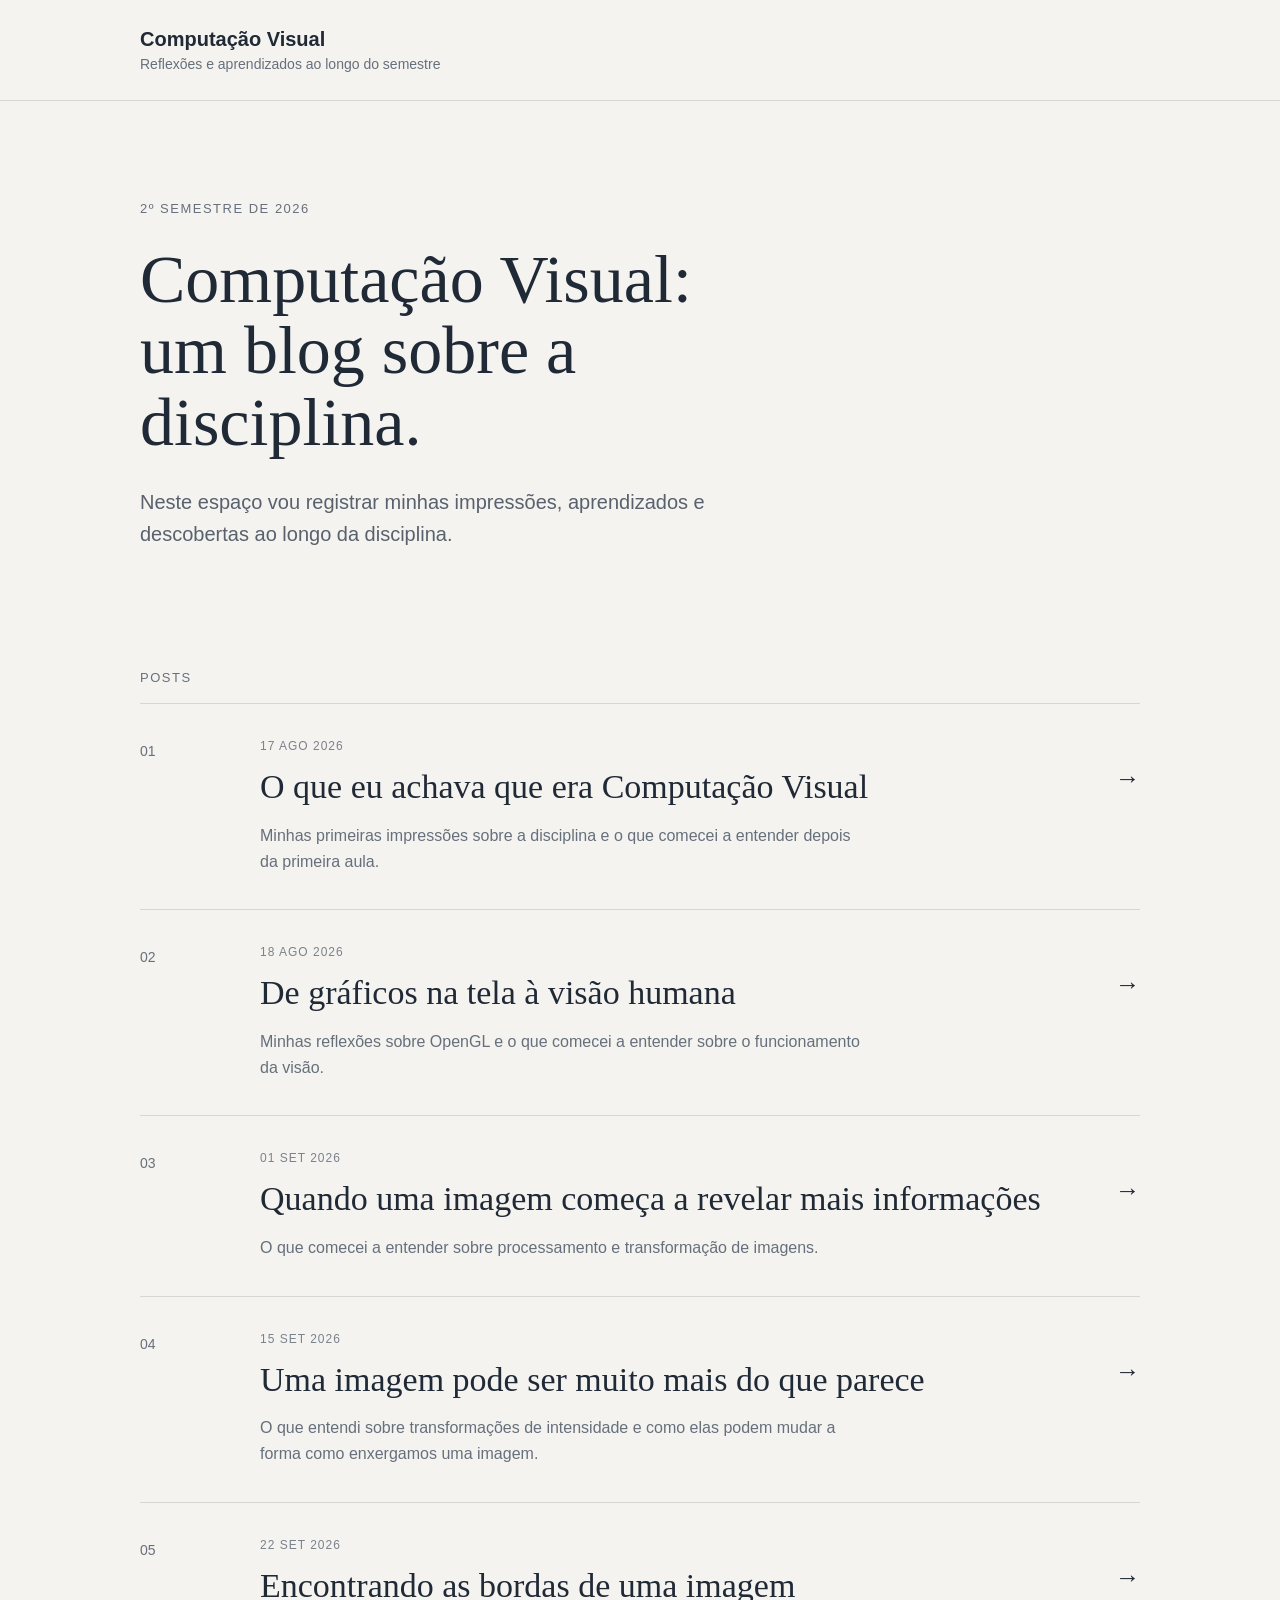
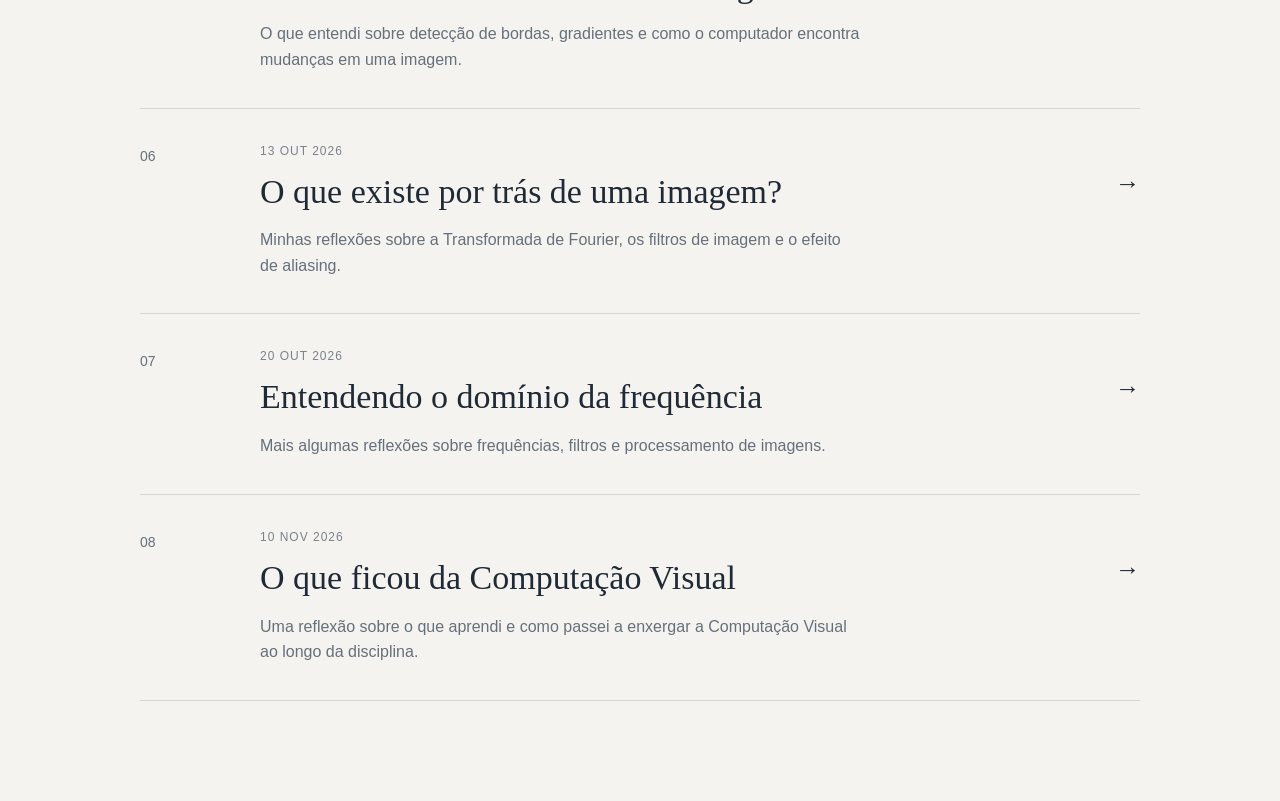
<file: index.html>
<!DOCTYPE html>
<html lang="pt-BR">

<head>
    <meta charset="UTF-8">
    <meta name="viewport" content="width=device-width, initial-scale=1.0">
    <title>Computação Visual</title>
    <link rel="stylesheet" href="style.css">
</head>

<body>

    <header>
        <div class="container">
            <h2>Computação Visual</h2>
            <p>Reflexões e aprendizados ao longo do semestre</p>
        </div>
    </header>

    <main class="container">
        <section class="presentation">
            <span class="semester">2º semestre de 2026</span>

            <h1>
                Computação Visual:
                <br>
                um blog sobre a disciplina.
            </h1>

            <p>
                Neste espaço vou registrar minhas impressões,
                aprendizados e descobertas ao longo da disciplina.
            </p>
        </section>

        <section class="posts">

            <p class="section-title">Posts</p>

            <a href="post1.html" class="post">
                <div class="post-number">01</div>
                <div class="post-content">
                    <span>17 AGO 2026</span>
                    <h2>O que eu achava que era Computação Visual</h2>
                    <p>
                        Minhas primeiras impressões sobre a disciplina
                        e o que comecei a entender depois da primeira aula.
                    </p>
                </div>
                <div class="arrow">→</div>
            </a>

            <a href="post2.html" class="post">
                <div class="post-number">02</div>
                <div class="post-content">
                    <span>18 AGO 2026</span>
                    <h2>De gráficos na tela à visão humana</h2>
                    <p>
                        Minhas reflexões sobre OpenGL e o que comecei
                        a entender sobre o funcionamento da visão.
                    </p>
                </div>
                <div class="arrow">→</div>
            </a>

            <a href="post3.html" class="post">
                <div class="post-number">03</div>
                <div class="post-content">
                    <span>01 SET 2026</span>
                    <h2>Quando uma imagem começa a revelar mais informações</h2>
                    <p>
                        O que comecei a entender sobre processamento
                        e transformação de imagens.
                    </p>
                </div>
                <div class="arrow">→</div>
            </a>

            <a href="post4.html" class="post">
                <div class="post-number">04</div>
                <div class="post-content">
                    <span>15 SET 2026</span>
                    <h2>Uma imagem pode ser muito mais do que parece</h2>
                    <p>
                        O que entendi sobre transformações de intensidade
                        e como elas podem mudar a forma como enxergamos uma imagem.
                    </p>
                </div>
                <div class="arrow">→</div>
            </a>

            <a href="post5.html" class="post">
                <div class="post-number">05</div>
                <div class="post-content">
                    <span>22 SET 2026</span>
                    <h2>Encontrando as bordas de uma imagem</h2>
                    <p>
                        O que entendi sobre detecção de bordas,
                        gradientes e como o computador encontra mudanças em uma imagem.
                    </p>
                </div>
                <div class="arrow">→</div>
            </a>

            <a href="post6.html" class="post">
                <div class="post-number">06</div>
                <div class="post-content">
                    <span>13 OUT 2026</span>
                    <h2>O que existe por trás de uma imagem?</h2>
                    <p>
                        Minhas reflexões sobre a Transformada de Fourier,
                        os filtros de imagem e o efeito de aliasing.
                    </p>
                </div>
                <div class="arrow">→</div>
            </a>

            <a href="post7.html" class="post">
                <div class="post-number">07</div>
                <div class="post-content">
                    <span>20 OUT 2026</span>
                    <h2>Entendendo o domínio da frequência</h2>
                    <p>
                        Mais algumas reflexões sobre frequências,
                        filtros e processamento de imagens.
                    </p>
                </div>
                <div class="arrow">→</div>
            </a>

            <a href="post8.html" class="post">
                <div class="post-number">08</div>
                <div class="post-content">
                    <span>10 NOV 2026</span>
                    <h2>O que ficou da Computação Visual</h2>
                    <p>
                        Uma reflexão sobre o que aprendi e como passei
                        a enxergar a Computação Visual ao longo da disciplina.
                    </p>
                </div>
                <div class="arrow">→</div>
            </a>

        </section>

    </main>

</body>
</html>
</file>
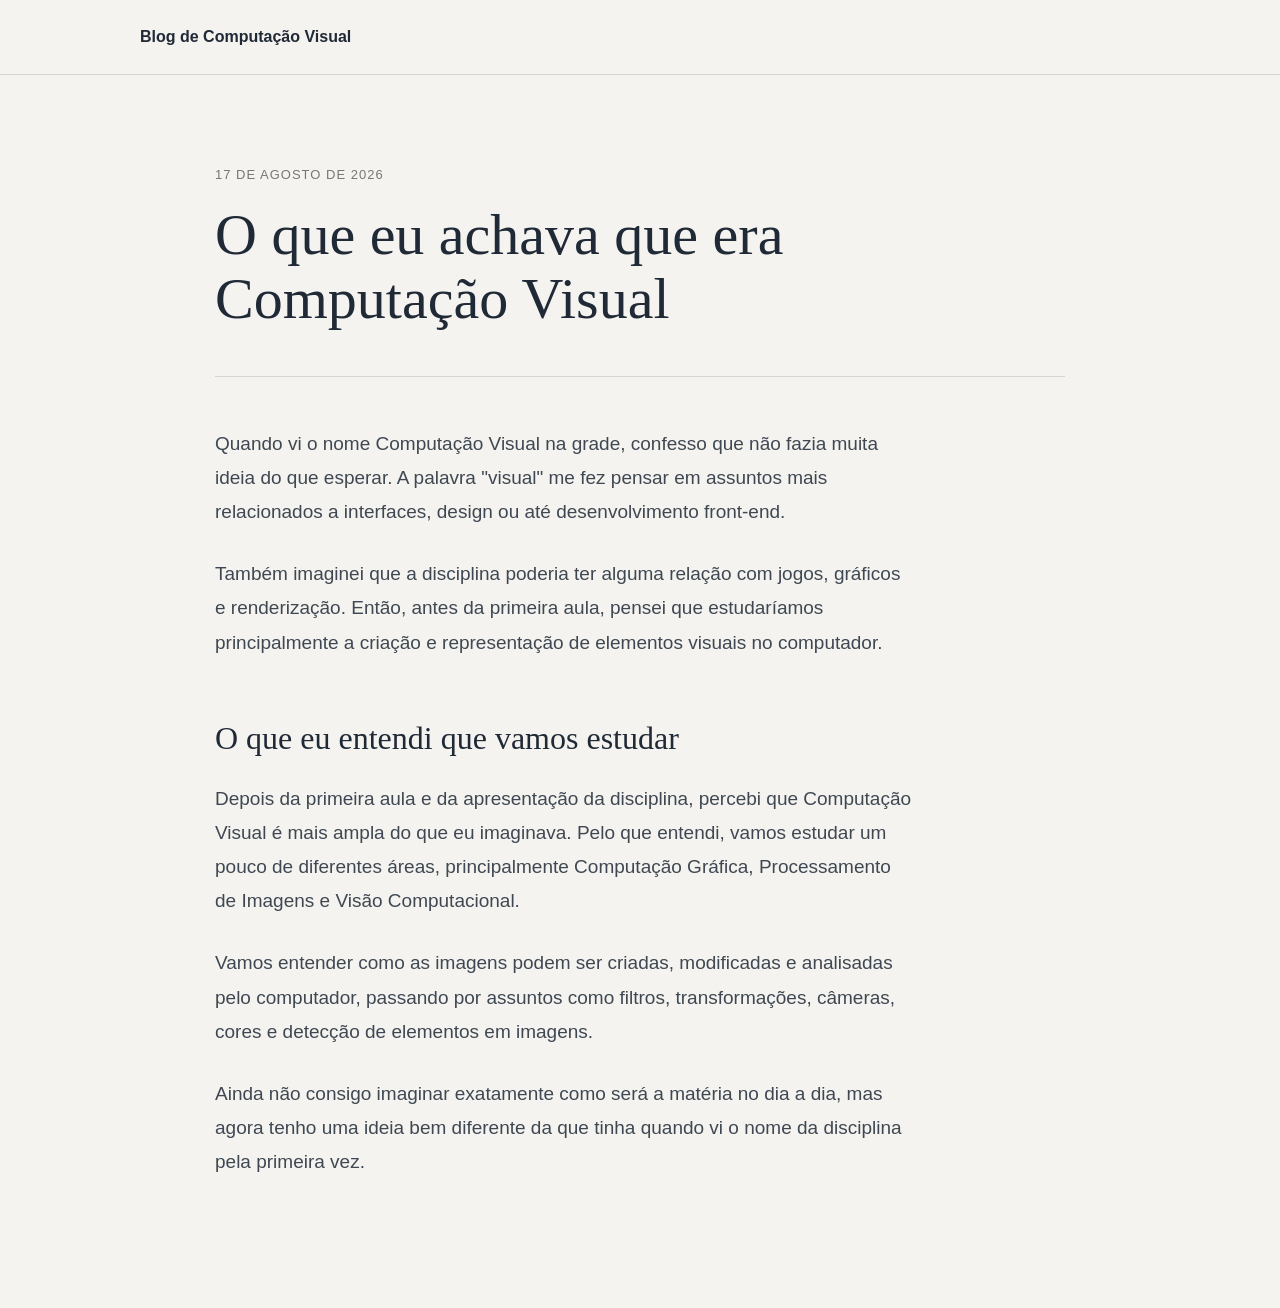
<file: post1.html>
<!DOCTYPE html>
<html lang="pt-BR">

<head>
    <meta charset="UTF-8">
    <meta name="viewport" content="width=device-width, initial-scale=1.0">

    <title>Primeiras Impressões - Computação Visual</title>

    <link rel="stylesheet" href="style.css">
</head>

<body>

    <header>
        <div class="container">
            <a href="index.html" class="logo">
                Blog de Computação Visual
            </a>
        </div>
    </header>

    <main class="container post-page">

        <article>

            <div class="post-header">

                <span class="post-date">
                    17 de agosto de 2026
                </span>

                <h1>
                    O que eu achava que era Computação Visual
                </h1>

            </div>

            <div class="post-text">

                <p>
                    Quando vi o nome Computação Visual na grade, confesso que não fazia muita ideia do que esperar. A palavra "visual" me fez pensar em assuntos mais relacionados a interfaces, design ou até desenvolvimento front-end.
                </p>

                <p>
                    Também imaginei que a disciplina poderia ter alguma relação com jogos, gráficos e renderização. Então, antes da primeira aula, pensei que estudaríamos principalmente a criação e representação de elementos visuais no computador.
                </p>

                <h2>O que eu entendi que vamos estudar</h2>

                <p>
                    Depois da primeira aula e da apresentação da disciplina, percebi que Computação Visual é mais ampla do que eu imaginava. Pelo que entendi, vamos estudar um pouco de diferentes áreas, principalmente Computação Gráfica, Processamento de Imagens e Visão Computacional.
                </p>

                <p>
                    Vamos entender como as imagens podem ser criadas, modificadas e analisadas pelo computador, passando por assuntos como filtros, transformações, câmeras, cores e detecção de elementos em imagens.
                </p>

                <p>
                    Ainda não consigo imaginar exatamente como será a matéria no dia a dia, mas agora tenho uma ideia bem diferente da que tinha quando vi o nome da disciplina pela primeira vez.
                </p>

            </div>

        </article>

    </main>

</body>

</html>
</file>
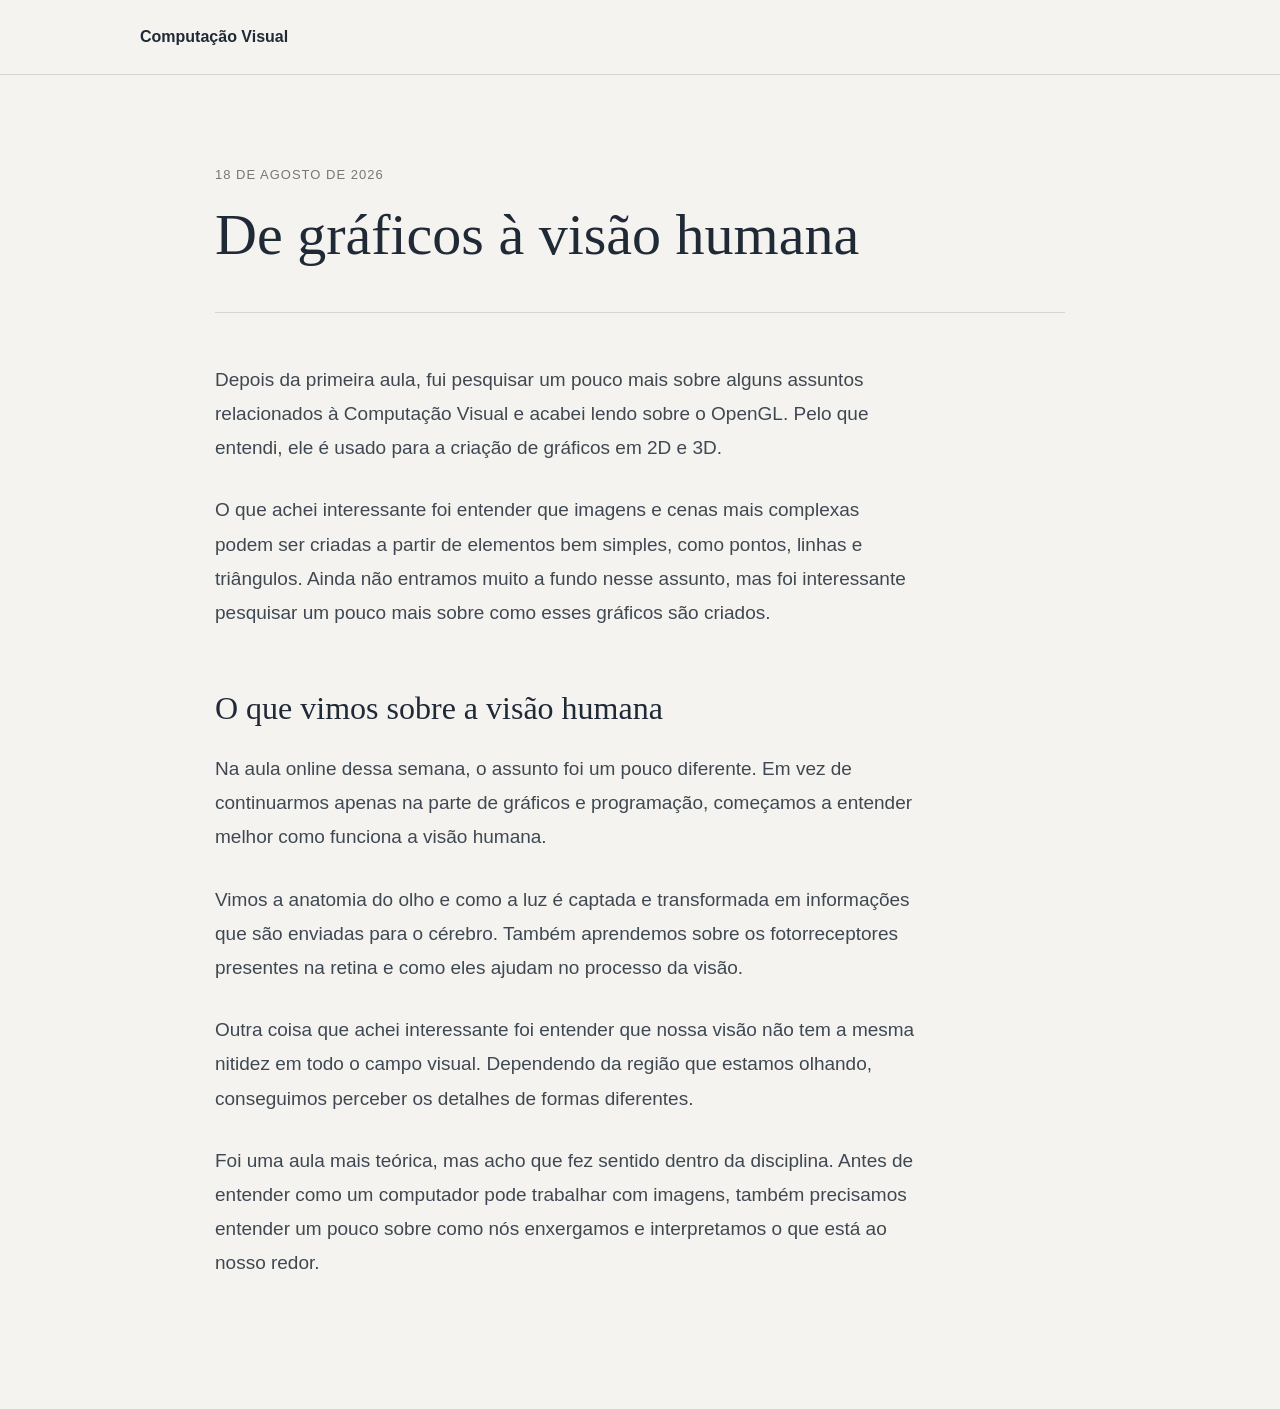
<file: post2.html>
<!DOCTYPE html>
<html lang="pt-BR">

<head>
    <meta charset="UTF-8">
    <meta name="viewport" content="width=device-width, initial-scale=1.0">

    <title>OpenGL e Visão Humana - Computação Visual</title>

    <link rel="stylesheet" href="style.css">
</head>

<body>

    <header>
        <div class="container">
            <a href="index.html" class="logo">
                Computação Visual
            </a>
        </div>
    </header>

    <main class="container post-page">

        <article>

            <div class="post-header">

                <span class="post-date">
                    18 de agosto de 2026
                </span>

                <h1>
                    De gráficos à visão humana
                </h1>

            </div>

            <div class="post-text">

                <p>
                    Depois da primeira aula, fui pesquisar um pouco mais sobre alguns assuntos relacionados à Computação Visual e acabei lendo sobre o OpenGL. Pelo que entendi, ele é usado para a criação de gráficos em 2D e 3D.
                </p>

                <p>
                    O que achei interessante foi entender que imagens e cenas mais complexas podem ser criadas a partir de elementos bem simples, como pontos, linhas e triângulos. Ainda não entramos muito a fundo nesse assunto, mas foi interessante pesquisar um pouco mais sobre como esses gráficos são criados.
                </p>

                <h2>O que vimos sobre a visão humana</h2>

                <p>
                    Na aula online dessa semana, o assunto foi um pouco diferente. Em vez de continuarmos apenas na parte de gráficos e programação, começamos a entender melhor como funciona a visão humana.
                </p>

                <p>
                    Vimos a anatomia do olho e como a luz é captada e transformada em informações que são enviadas para o cérebro. Também aprendemos sobre os fotorreceptores presentes na retina e como eles ajudam no processo da visão.
                </p>

                <p>
                    Outra coisa que achei interessante foi entender que nossa visão não tem a mesma nitidez em todo o campo visual. Dependendo da região que estamos olhando, conseguimos perceber os detalhes de formas diferentes.
                </p>

                <p>
                    Foi uma aula mais teórica, mas acho que fez sentido dentro da disciplina. Antes de entender como um computador pode trabalhar com imagens, também precisamos entender um pouco sobre como nós enxergamos e interpretamos o que está ao nosso redor.
                </p>

            </div>

        </article>

    </main>

</body>

</html>
</file>
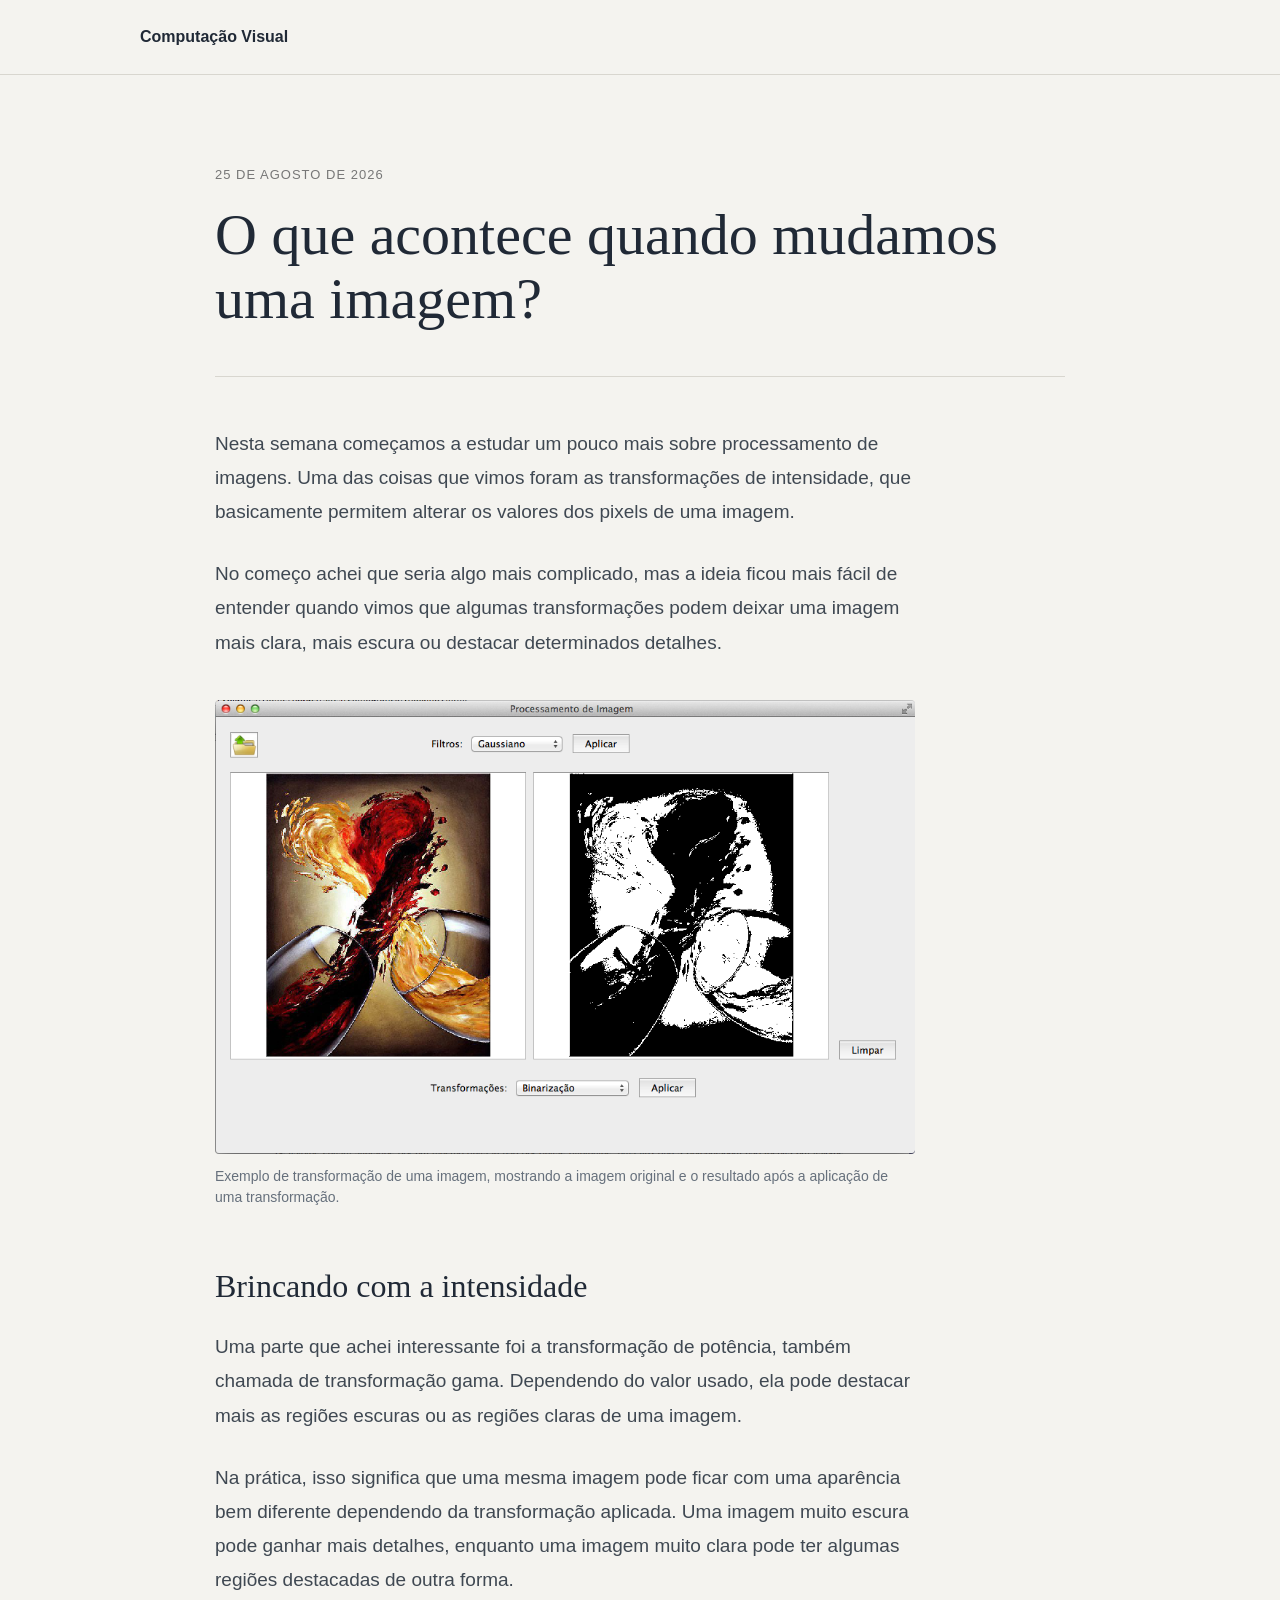
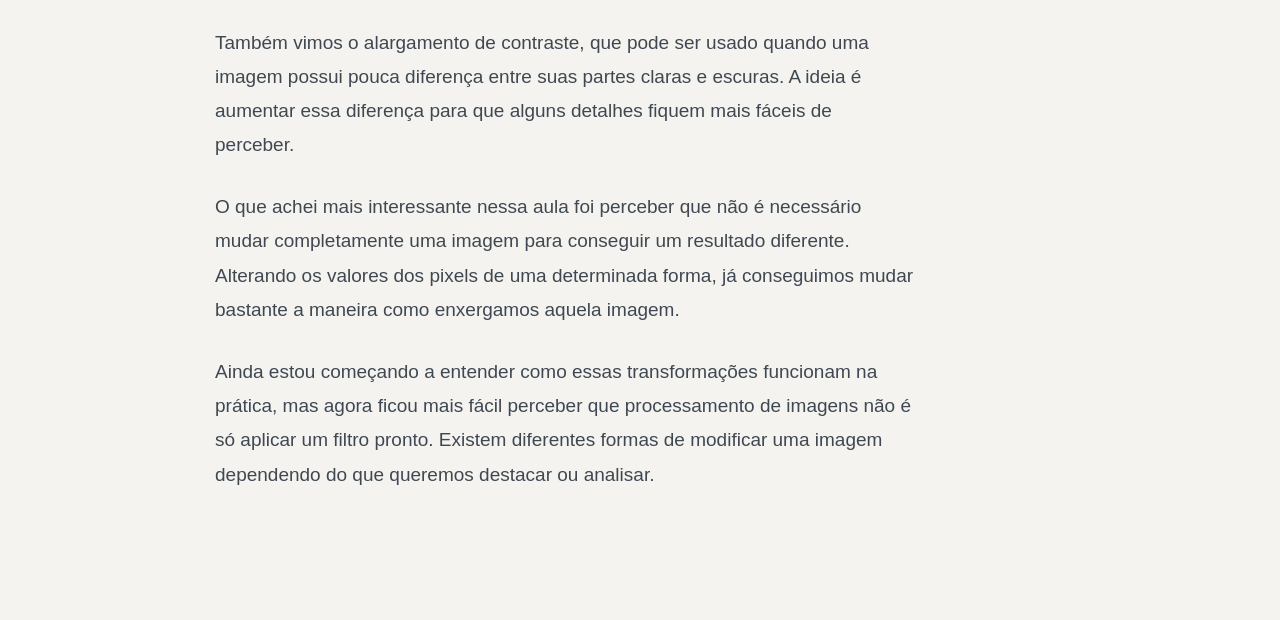
<file: post3.html>
<!DOCTYPE html>
<html lang="pt-BR">

<head>
    <meta charset="UTF-8">
    <meta name="viewport" content="width=device-width, initial-scale=1.0">

    <title>O que acontece quando mudamos uma imagem? - Computação Visual</title>

    <link rel="stylesheet" href="style.css">
</head>

<body>

    <header>
        <div class="container">
            <a href="index.html" class="logo">
                Computação Visual
            </a>
        </div>
    </header>

    <main class="container post-page">

        <article>

            <div class="post-header">

                <span class="post-date">
                    25 de agosto de 2026
                </span>

                <h1>
                    O que acontece quando mudamos uma imagem?
                </h1>

            </div>

            <div class="post-text">

                <p>
                    Nesta semana começamos a estudar um pouco mais sobre processamento de imagens. Uma das coisas que vimos foram as transformações de intensidade, que basicamente permitem alterar os valores dos pixels de uma imagem.
                </p>

               <p>
                    No começo achei que seria algo mais complicado, mas a ideia ficou mais fácil de entender quando vimos que algumas transformações podem deixar uma imagem mais clara, mais escura ou destacar determinados detalhes.
                </p>
                
                <figure style="margin: 40px 0;">
                    <img src="imagem-post3.png" 
                         alt="Exemplo de processamento de imagem"
                         style="display: block; width: 100%; height: auto; border-radius: 4px;">
                
                    <figcaption style="margin-top: 12px; font-size: 14px; color: #66707c; line-height: 1.5;">
                        Exemplo de transformação de uma imagem, mostrando a imagem original e o resultado após a aplicação de uma transformação.
                    </figcaption>
                </figure>
                
                <h2>Brincando com a intensidade</h2>

                <p>
                    Uma parte que achei interessante foi a transformação de potência, também chamada de transformação gama. Dependendo do valor usado, ela pode destacar mais as regiões escuras ou as regiões claras de uma imagem.
                </p>

                <p>
                    Na prática, isso significa que uma mesma imagem pode ficar com uma aparência bem diferente dependendo da transformação aplicada. Uma imagem muito escura pode ganhar mais detalhes, enquanto uma imagem muito clara pode ter algumas regiões destacadas de outra forma.
                </p>

                <p>
                    Também vimos o alargamento de contraste, que pode ser usado quando uma imagem possui pouca diferença entre suas partes claras e escuras. A ideia é aumentar essa diferença para que alguns detalhes fiquem mais fáceis de perceber.
                </p>

                <p>
                    O que achei mais interessante nessa aula foi perceber que não é necessário mudar completamente uma imagem para conseguir um resultado diferente. Alterando os valores dos pixels de uma determinada forma, já conseguimos mudar bastante a maneira como enxergamos aquela imagem.
                </p>

                <p>
                    Ainda estou começando a entender como essas transformações funcionam na prática, mas agora ficou mais fácil perceber que processamento de imagens não é só aplicar um filtro pronto. Existem diferentes formas de modificar uma imagem dependendo do que queremos destacar ou analisar.
                </p>

            </div>

        </article>

    </main>

</body>

</html>
</file>
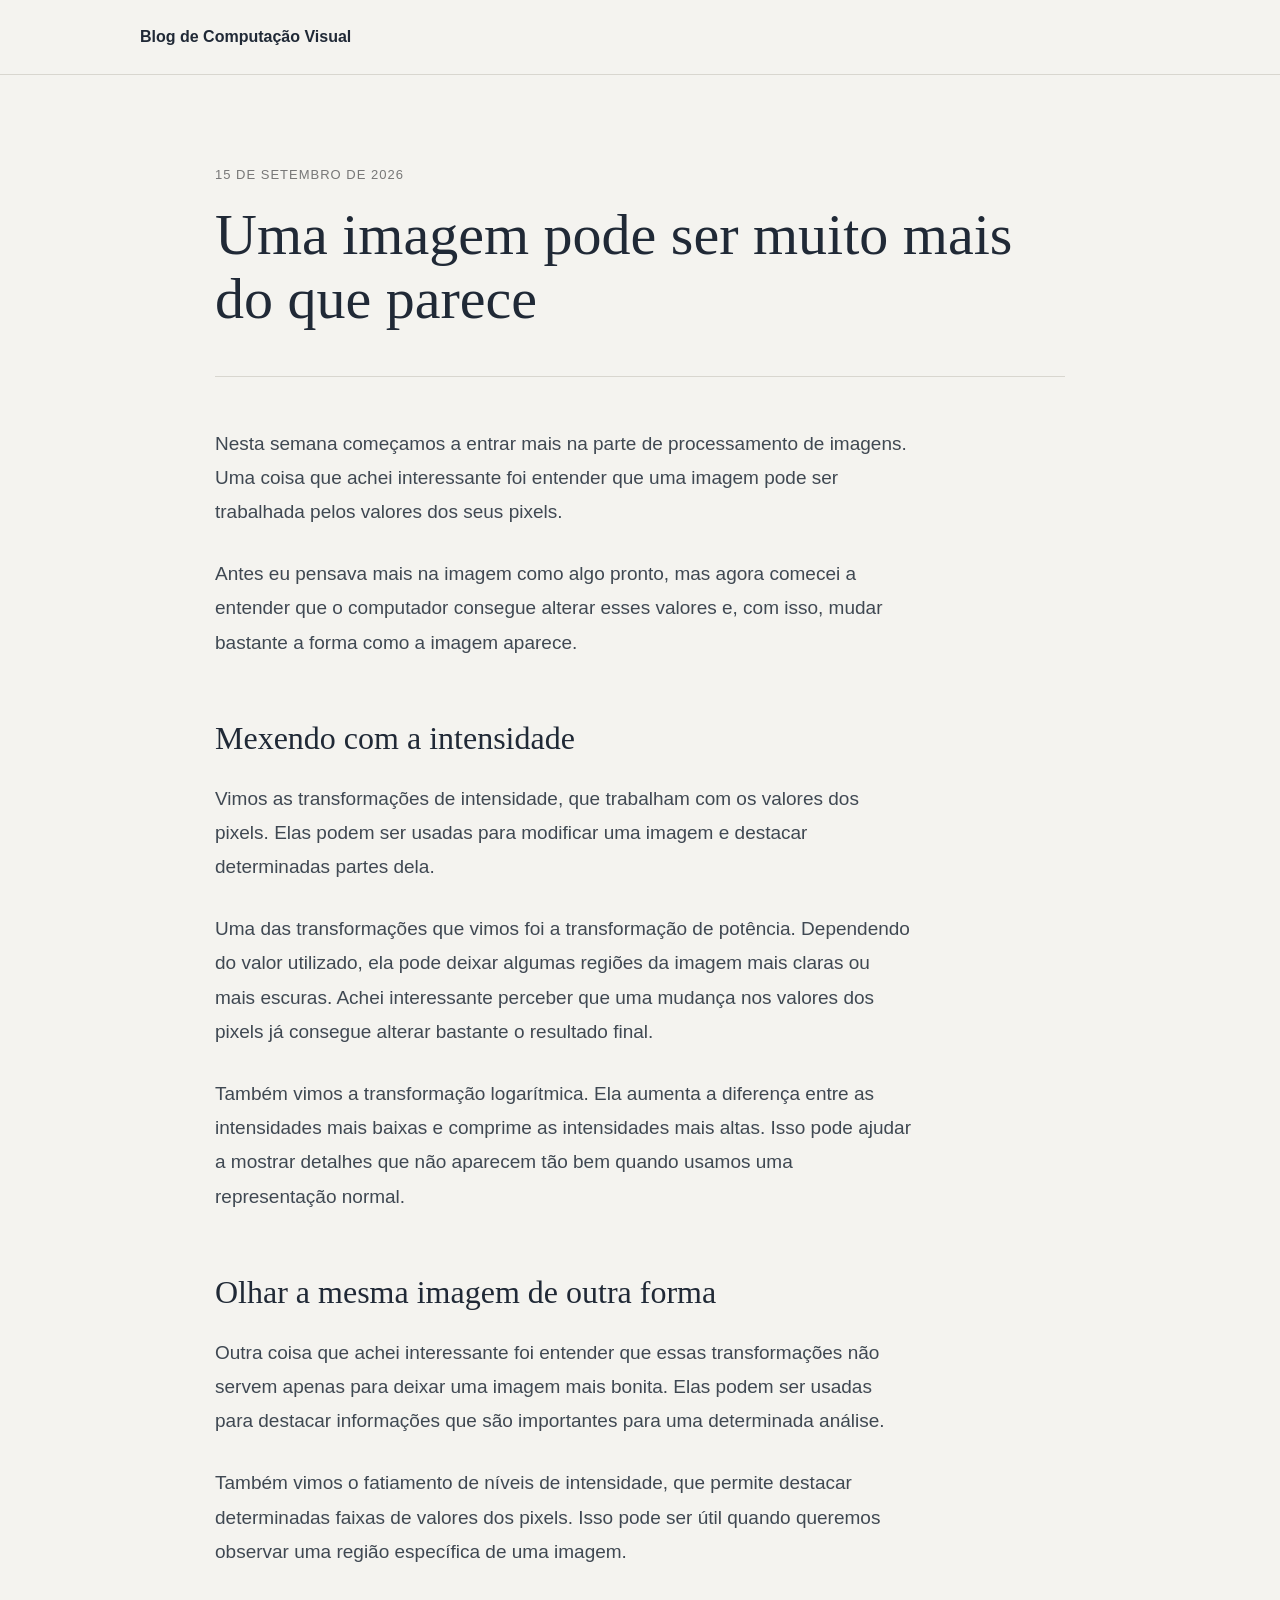
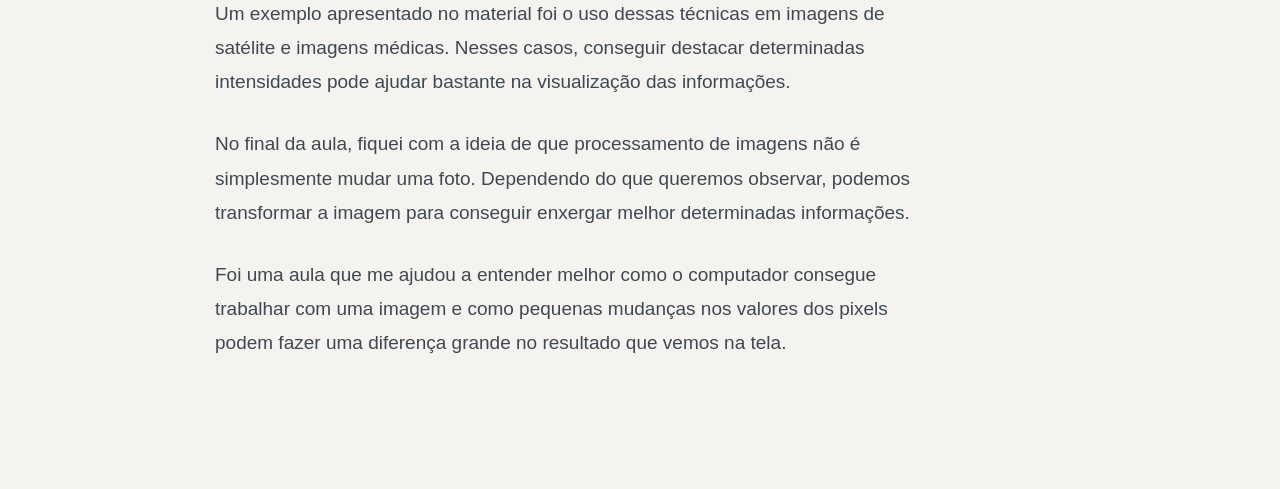
<file: post4.html>
<!DOCTYPE html>
<html lang="pt-BR">

<head>
    <meta charset="UTF-8">
    <meta name="viewport" content="width=device-width, initial-scale=1.0">

    <title>Uma imagem pode ser muito mais do que parece - Computação Visual</title>

    <link rel="stylesheet" href="style.css">
</head>

<body>

    <header>
        <div class="container">
            <a href="index.html" class="logo">
                Blog de Computação Visual
            </a>
        </div>
    </header>


    <main class="container post-page">

        <article>

            <div class="post-header">

                <span class="post-date">
                    15 de setembro de 2026
                </span>

                <h1>
                    Uma imagem pode ser muito mais do que parece
                </h1>

            </div>


            <div class="post-text">

                <p>
                    Nesta semana começamos a entrar mais na parte de processamento de imagens. Uma coisa que achei interessante foi entender que uma imagem pode ser trabalhada pelos valores dos seus pixels.
                </p>

                <p>
                    Antes eu pensava mais na imagem como algo pronto, mas agora comecei a entender que o computador consegue alterar esses valores e, com isso, mudar bastante a forma como a imagem aparece.
                </p>


                <h2>
                    Mexendo com a intensidade
                </h2>

                <p>
                    Vimos as transformações de intensidade, que trabalham com os valores dos pixels. Elas podem ser usadas para modificar uma imagem e destacar determinadas partes dela.
                </p>

                <p>
                    Uma das transformações que vimos foi a transformação de potência. Dependendo do valor utilizado, ela pode deixar algumas regiões da imagem mais claras ou mais escuras. Achei interessante perceber que uma mudança nos valores dos pixels já consegue alterar bastante o resultado final.
                </p>

                <p>
                    Também vimos a transformação logarítmica. Ela aumenta a diferença entre as intensidades mais baixas e comprime as intensidades mais altas. Isso pode ajudar a mostrar detalhes que não aparecem tão bem quando usamos uma representação normal.
                </p>


                <h2>
                    Olhar a mesma imagem de outra forma
                </h2>

                <p>
                    Outra coisa que achei interessante foi entender que essas transformações não servem apenas para deixar uma imagem mais bonita. Elas podem ser usadas para destacar informações que são importantes para uma determinada análise.
                </p>

                <p>
                    Também vimos o fatiamento de níveis de intensidade, que permite destacar determinadas faixas de valores dos pixels. Isso pode ser útil quando queremos observar uma região específica de uma imagem.
                </p>

                <p>
                    Um exemplo apresentado no material foi o uso dessas técnicas em imagens de satélite e imagens médicas. Nesses casos, conseguir destacar determinadas intensidades pode ajudar bastante na visualização das informações.
                </p>

                <p>
                    No final da aula, fiquei com a ideia de que processamento de imagens não é simplesmente mudar uma foto. Dependendo do que queremos observar, podemos transformar a imagem para conseguir enxergar melhor determinadas informações.
                </p>

                <p>
                    Foi uma aula que me ajudou a entender melhor como o computador consegue trabalhar com uma imagem e como pequenas mudanças nos valores dos pixels podem fazer uma diferença grande no resultado que vemos na tela.
                </p>

            </div>

        </article>

    </main>

</body>

</html>
</file>
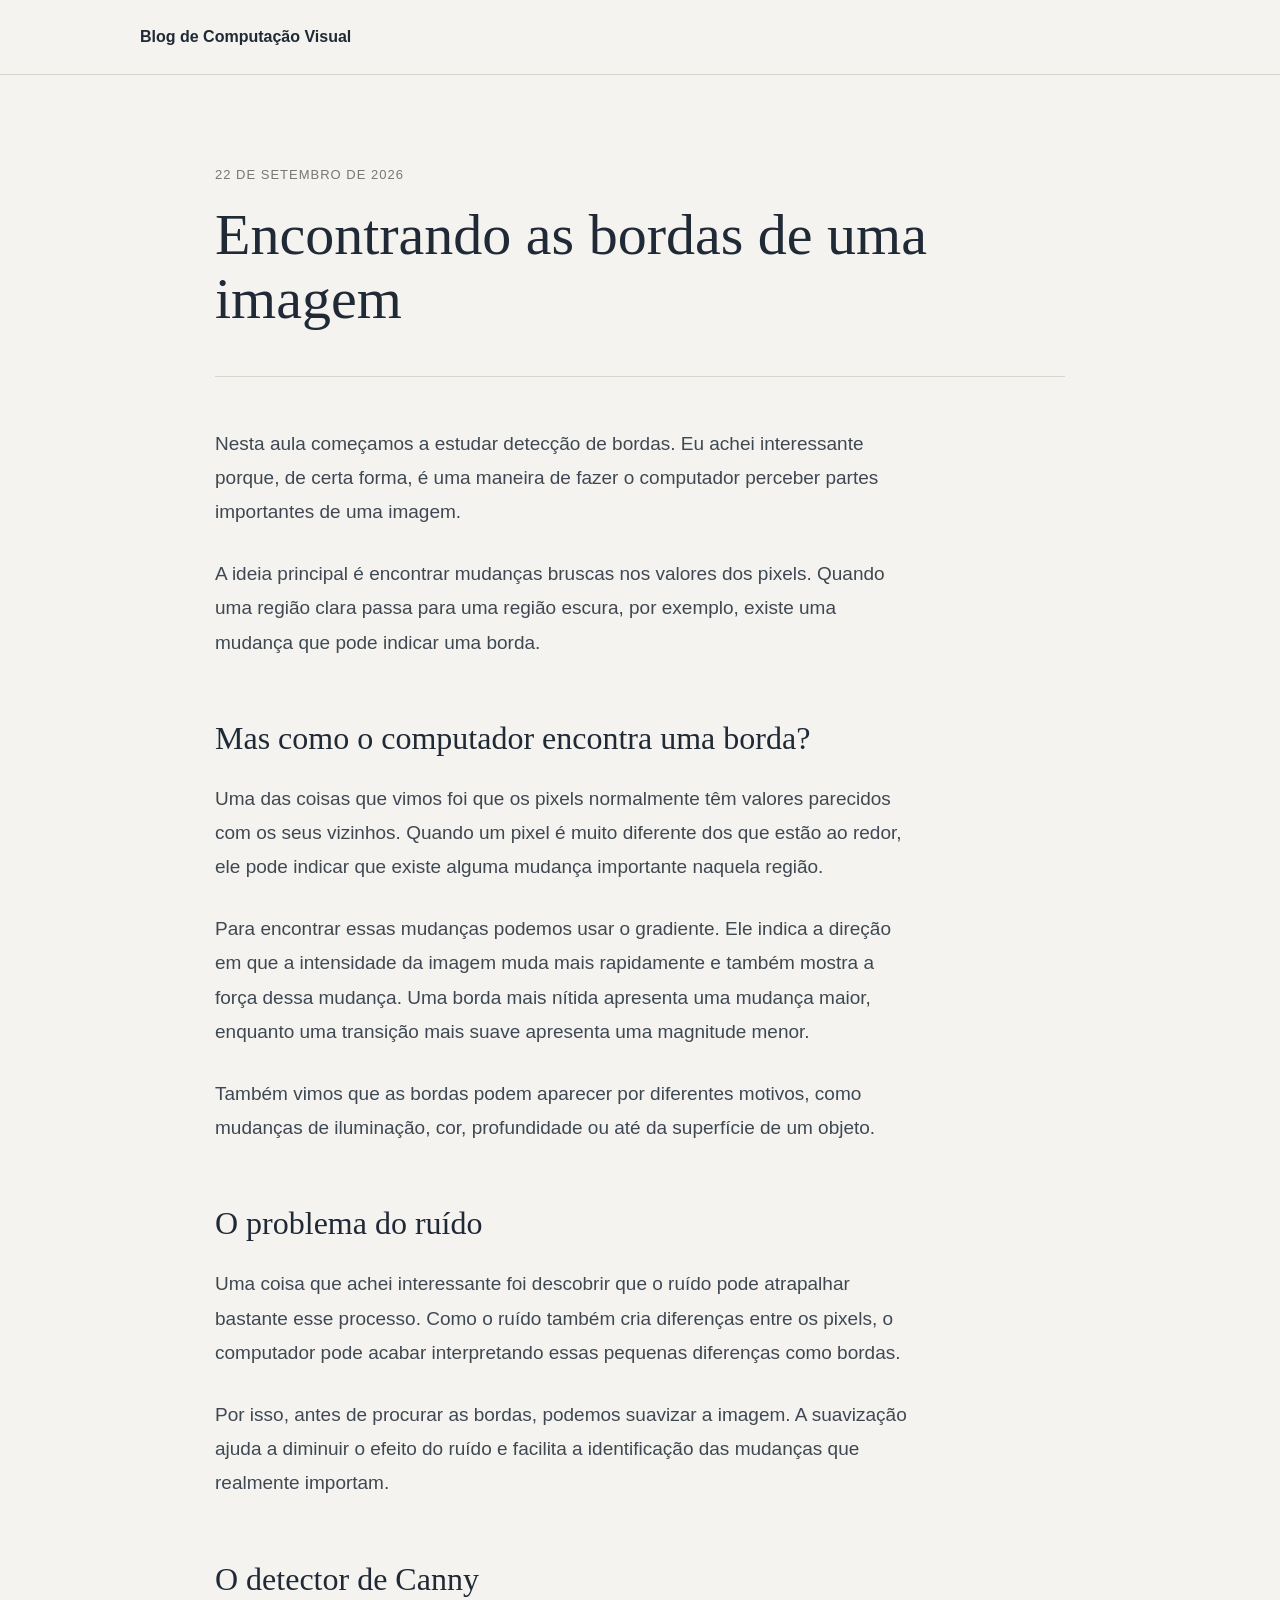
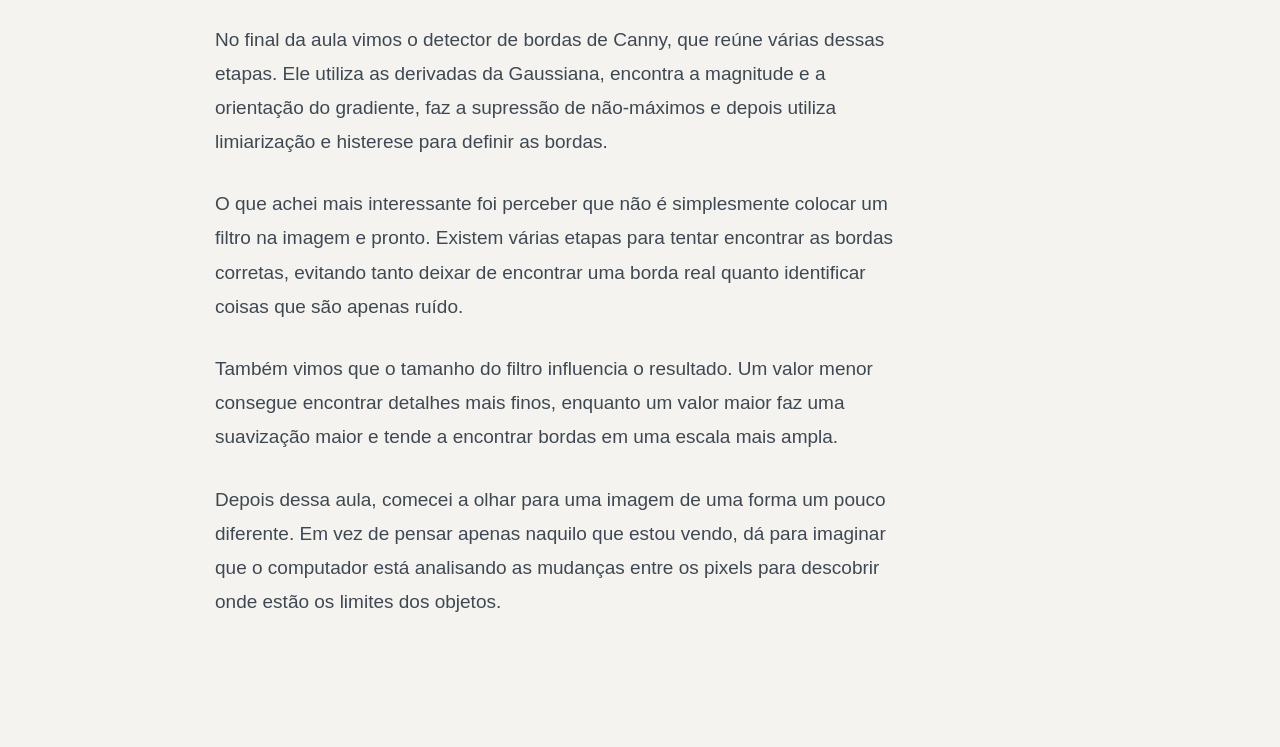
<file: post5.html>
<!DOCTYPE html>
<html lang="pt-BR">

<head>
    <meta charset="UTF-8">
    <meta name="viewport" content="width=device-width, initial-scale=1.0">

    <title>Encontrando as bordas de uma imagem - Computação Visual</title>

    <link rel="stylesheet" href="style.css">
</head>

<body>

    <header>
        <div class="container">
            <a href="index.html" class="logo">
                Blog de Computação Visual
            </a>
        </div>
    </header>

    <main class="container post-page">

        <article>

            <div class="post-header">

                <span class="post-date">
                    22 de setembro de 2026
                </span>

                <h1>
                    Encontrando as bordas de uma imagem
                </h1>

            </div>

            <div class="post-text">

                <p>
                    Nesta aula começamos a estudar detecção de bordas. Eu achei interessante porque, de certa forma, é uma maneira de fazer o computador perceber partes importantes de uma imagem.
                </p>

                <p>
                    A ideia principal é encontrar mudanças bruscas nos valores dos pixels. Quando uma região clara passa para uma região escura, por exemplo, existe uma mudança que pode indicar uma borda.
                </p>

                <h2>
                    Mas como o computador encontra uma borda?
                </h2>

                <p>
                    Uma das coisas que vimos foi que os pixels normalmente têm valores parecidos com os seus vizinhos. Quando um pixel é muito diferente dos que estão ao redor, ele pode indicar que existe alguma mudança importante naquela região.
                </p>

                <p>
                    Para encontrar essas mudanças podemos usar o gradiente. Ele indica a direção em que a intensidade da imagem muda mais rapidamente e também mostra a força dessa mudança. Uma borda mais nítida apresenta uma mudança maior, enquanto uma transição mais suave apresenta uma magnitude menor.
                </p>

                <p>
                    Também vimos que as bordas podem aparecer por diferentes motivos, como mudanças de iluminação, cor, profundidade ou até da superfície de um objeto.
                </p>

                <h2>
                    O problema do ruído
                </h2>

                <p>
                    Uma coisa que achei interessante foi descobrir que o ruído pode atrapalhar bastante esse processo. Como o ruído também cria diferenças entre os pixels, o computador pode acabar interpretando essas pequenas diferenças como bordas.
                </p>

                <p>
                    Por isso, antes de procurar as bordas, podemos suavizar a imagem. A suavização ajuda a diminuir o efeito do ruído e facilita a identificação das mudanças que realmente importam.
                </p>

                <h2>
                    O detector de Canny
                </h2>

                <p>
                    No final da aula vimos o detector de bordas de Canny, que reúne várias dessas etapas. Ele utiliza as derivadas da Gaussiana, encontra a magnitude e a orientação do gradiente, faz a supressão de não-máximos e depois utiliza limiarização e histerese para definir as bordas.
                </p>

                <p>
                    O que achei mais interessante foi perceber que não é simplesmente colocar um filtro na imagem e pronto. Existem várias etapas para tentar encontrar as bordas corretas, evitando tanto deixar de encontrar uma borda real quanto identificar coisas que são apenas ruído.
                </p>

                <p>
                    Também vimos que o tamanho do filtro influencia o resultado. Um valor menor consegue encontrar detalhes mais finos, enquanto um valor maior faz uma suavização maior e tende a encontrar bordas em uma escala mais ampla.
                </p>

                <p>
                    Depois dessa aula, comecei a olhar para uma imagem de uma forma um pouco diferente. Em vez de pensar apenas naquilo que estou vendo, dá para imaginar que o computador está analisando as mudanças entre os pixels para descobrir onde estão os limites dos objetos.
                </p>

            </div>

        </article>

    </main>

</body>

</html>
</file>
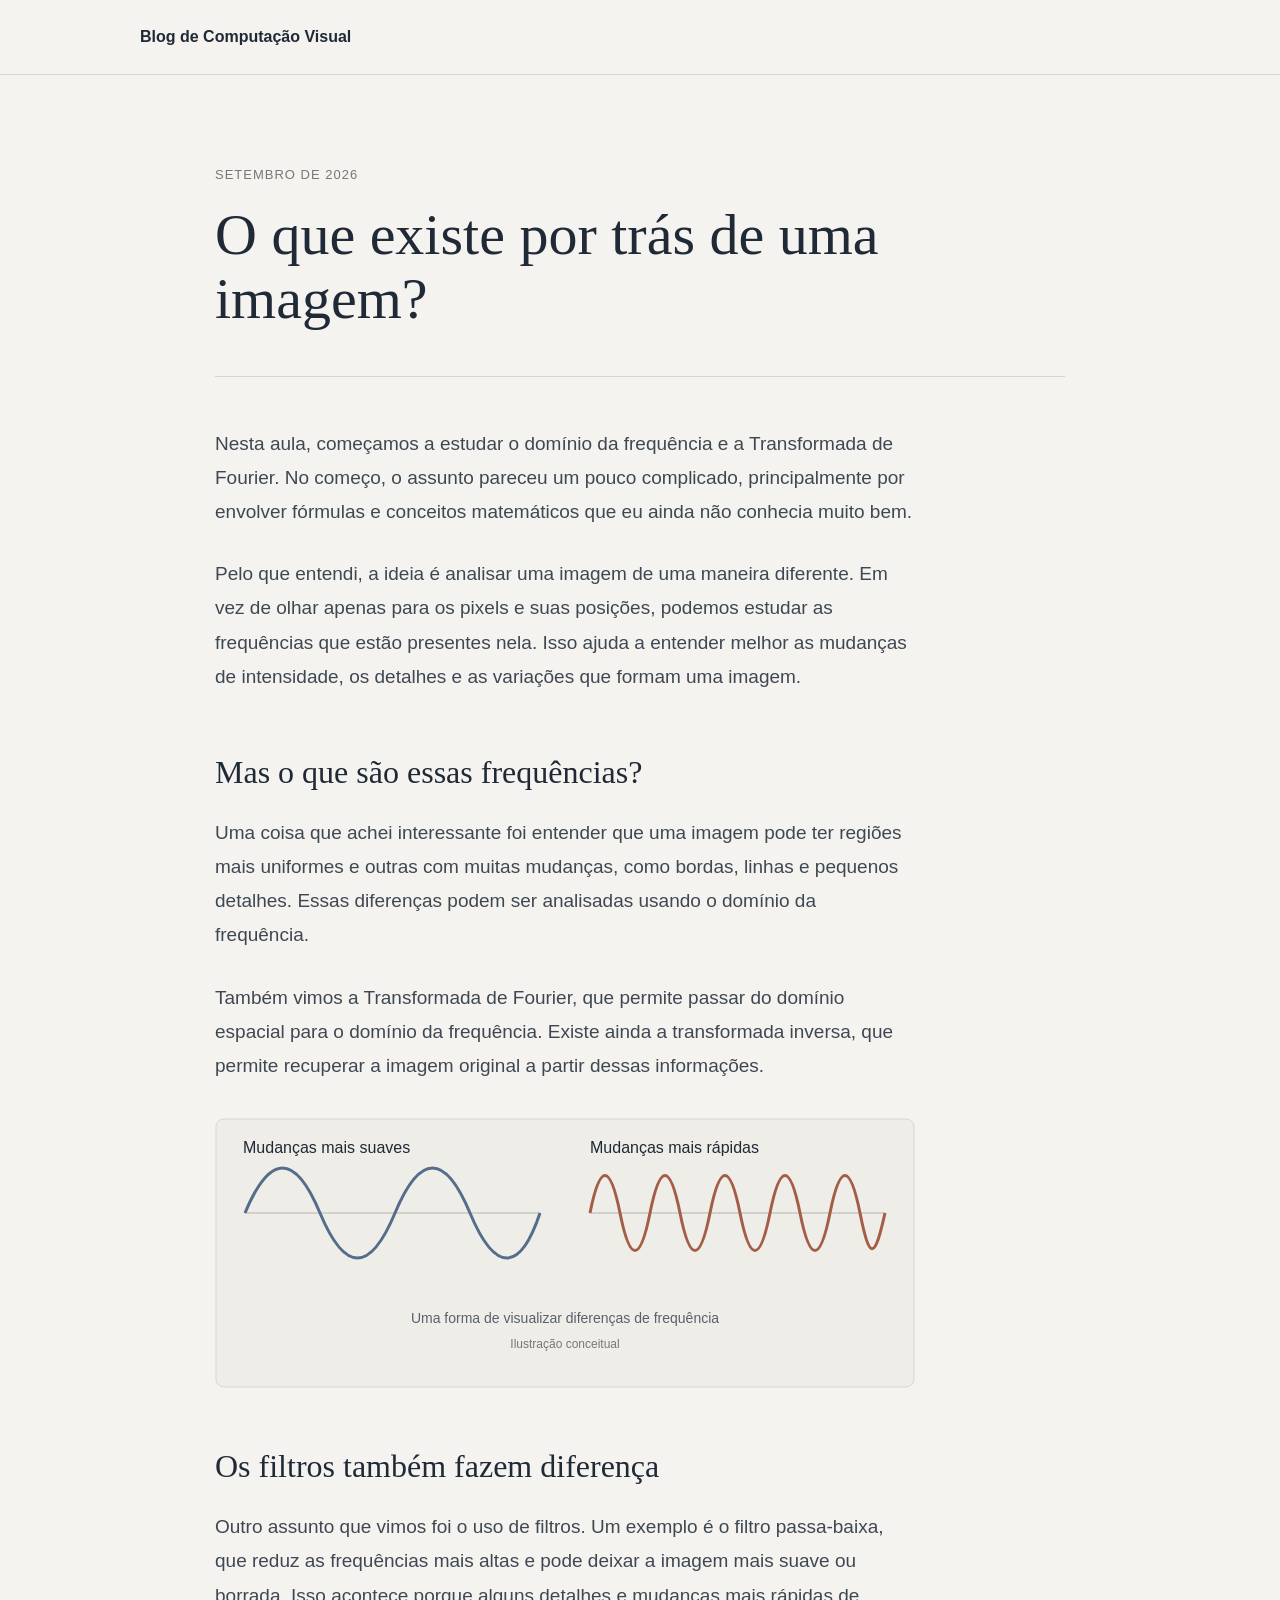
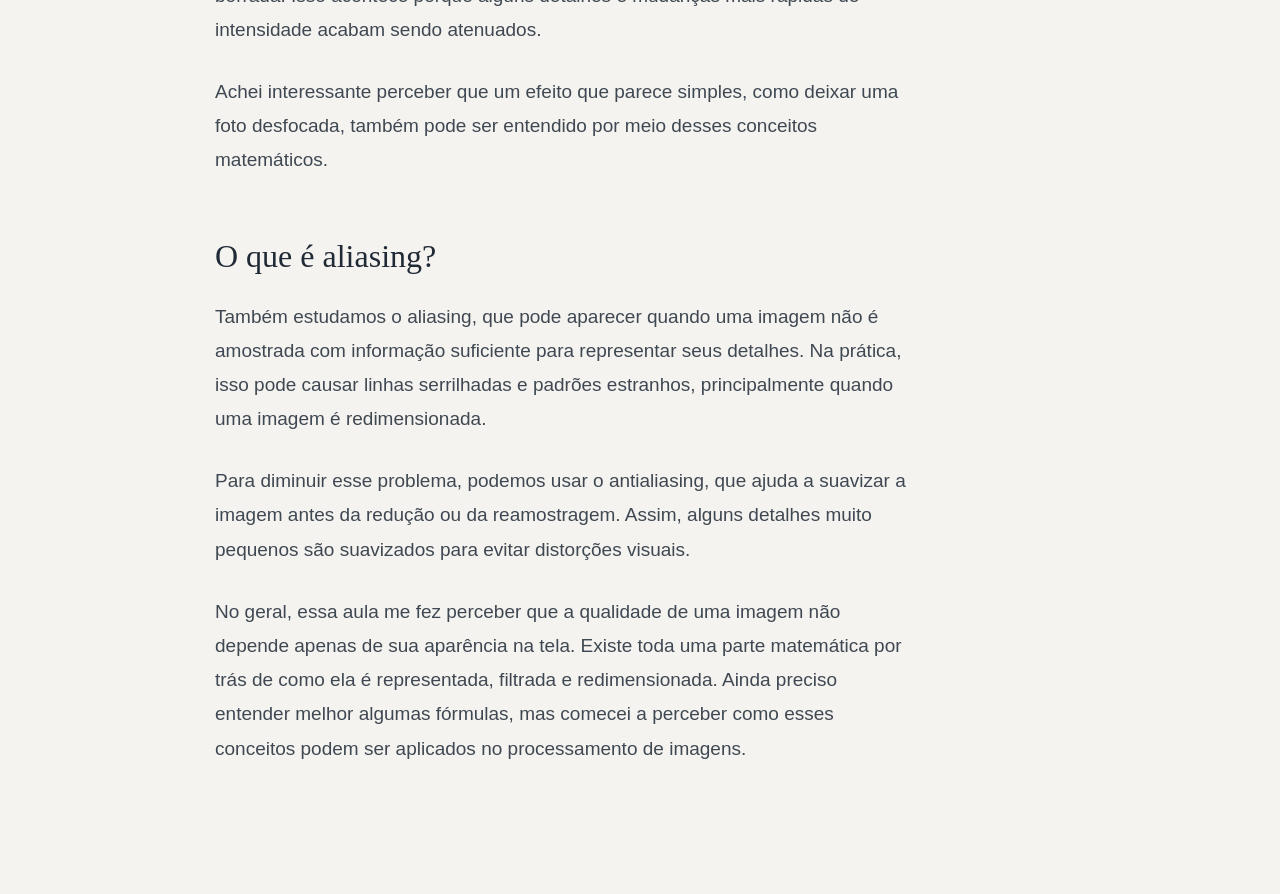
<file: post6.html>
<!DOCTYPE html>
<html lang="pt-BR">

<head>
    <meta charset="UTF-8">
    <meta name="viewport" content="width=device-width, initial-scale=1.0">

    <title>Domínio da Frequência - Computação Visual</title>

    <link rel="stylesheet" href="style.css">
</head>

<body>

    <header>
        <div class="container">
            <a href="index.html" class="logo">
                Blog de Computação Visual
            </a>
        </div>
    </header>

    <main class="container post-page">

        <article>

            <div class="post-header">

                <span class="post-date">
                    Setembro de 2026
                </span>

                <h1>
                    O que existe por trás de uma imagem?
                </h1>

            </div>

            <div class="post-text">

                <p>
                    Nesta aula, começamos a estudar o domínio da frequência
                    e a Transformada de Fourier. No começo, o assunto pareceu
                    um pouco complicado, principalmente por envolver fórmulas
                    e conceitos matemáticos que eu ainda não conhecia muito bem.
                </p>

                <p>
                    Pelo que entendi, a ideia é analisar uma imagem de uma
                    maneira diferente. Em vez de olhar apenas para os pixels
                    e suas posições, podemos estudar as frequências que estão
                    presentes nela. Isso ajuda a entender melhor as mudanças
                    de intensidade, os detalhes e as variações que formam uma imagem.
                </p>

                <h2>Mas o que são essas frequências?</h2>

                <p>
                    Uma coisa que achei interessante foi entender que uma imagem
                    pode ter regiões mais uniformes e outras com muitas mudanças,
                    como bordas, linhas e pequenos detalhes. Essas diferenças
                    podem ser analisadas usando o domínio da frequência.
                </p>

                <p>
                    Também vimos a Transformada de Fourier, que permite passar
                    do domínio espacial para o domínio da frequência. Existe
                    ainda a transformada inversa, que permite recuperar a imagem
                    original a partir dessas informações.
                </p>

                <figure style="margin: 35px 0 40px;">
                    <svg viewBox="0 0 700 270"
                         xmlns="http://www.w3.org/2000/svg"
                         role="img"
                         aria-label="Ilustração de uma onda simples e de uma onda com variações mais frequentes"
                         style="width: 100%; height: auto; display: block;">

                        <rect x="1" y="1" width="698" height="268"
                              rx="8" fill="#eeede8"
                              stroke="#d8d6cf"/>

                        <text x="28" y="35"
                              font-family="Arial, sans-serif"
                              font-size="16" fill="#202936">
                            Mudanças mais suaves
                        </text>

                        <line x1="30" y1="95" x2="325" y2="95"
                              stroke="#b5b3ac" stroke-width="1"/>

                        <path d="M30 95
                                 C55 35, 80 35, 105 95
                                 S155 155, 180 95
                                 S230 35, 255 95
                                 S305 155, 325 95"
                              fill="none" stroke="#536d8a"
                              stroke-width="3"/>

                        <text x="375" y="35"
                              font-family="Arial, sans-serif"
                              font-size="16" fill="#202936">
                            Mudanças mais rápidas
                        </text>

                        <line x1="375" y1="95" x2="670" y2="95"
                              stroke="#b5b3ac" stroke-width="1"/>

                        <path d="M375 95
                                 C385 45, 395 45, 405 95
                                 S425 145, 435 95
                                 S455 45, 465 95
                                 S485 145, 495 95
                                 S515 45, 525 95
                                 S545 145, 555 95
                                 S575 45, 585 95
                                 S605 145, 615 95
                                 S635 45, 645 95
                                 S660 140, 670 95"
                              fill="none" stroke="#a45d46"
                              stroke-width="3"/>

                        <text x="350" y="205"
                              text-anchor="middle"
                              font-family="Arial, sans-serif"
                              font-size="14" fill="#58616d">
                            Uma forma de visualizar diferenças de frequência
                        </text>

                        <text x="350" y="230"
                              text-anchor="middle"
                              font-family="Arial, sans-serif"
                              font-size="12" fill="#777">
                            Ilustração conceitual
                        </text>
                    </svg>
                </figure>

                <h2>Os filtros também fazem diferença</h2>

                <p>
                    Outro assunto que vimos foi o uso de filtros. Um exemplo
                    é o filtro passa-baixa, que reduz as frequências mais altas
                    e pode deixar a imagem mais suave ou borrada. Isso acontece
                    porque alguns detalhes e mudanças mais rápidas de intensidade
                    acabam sendo atenuados.
                </p>

                <p>
                    Achei interessante perceber que um efeito que parece simples,
                    como deixar uma foto desfocada, também pode ser entendido
                    por meio desses conceitos matemáticos.
                </p>

                <h2>O que é aliasing?</h2>

                <p>
                    Também estudamos o aliasing, que pode aparecer quando uma
                    imagem não é amostrada com informação suficiente para
                    representar seus detalhes. Na prática, isso pode causar
                    linhas serrilhadas e padrões estranhos, principalmente
                    quando uma imagem é redimensionada.
                </p>

                <p>
                    Para diminuir esse problema, podemos usar o antialiasing,
                    que ajuda a suavizar a imagem antes da redução ou da
                    reamostragem. Assim, alguns detalhes muito pequenos são
                    suavizados para evitar distorções visuais.
                </p>

                <p>
                    No geral, essa aula me fez perceber que a qualidade de uma
                    imagem não depende apenas de sua aparência na tela. Existe
                    toda uma parte matemática por trás de como ela é representada,
                    filtrada e redimensionada. Ainda preciso entender melhor
                    algumas fórmulas, mas comecei a perceber como esses conceitos
                    podem ser aplicados no processamento de imagens.
                </p>

            </div>

        </article>

    </main>

</body>

</html>
</file>
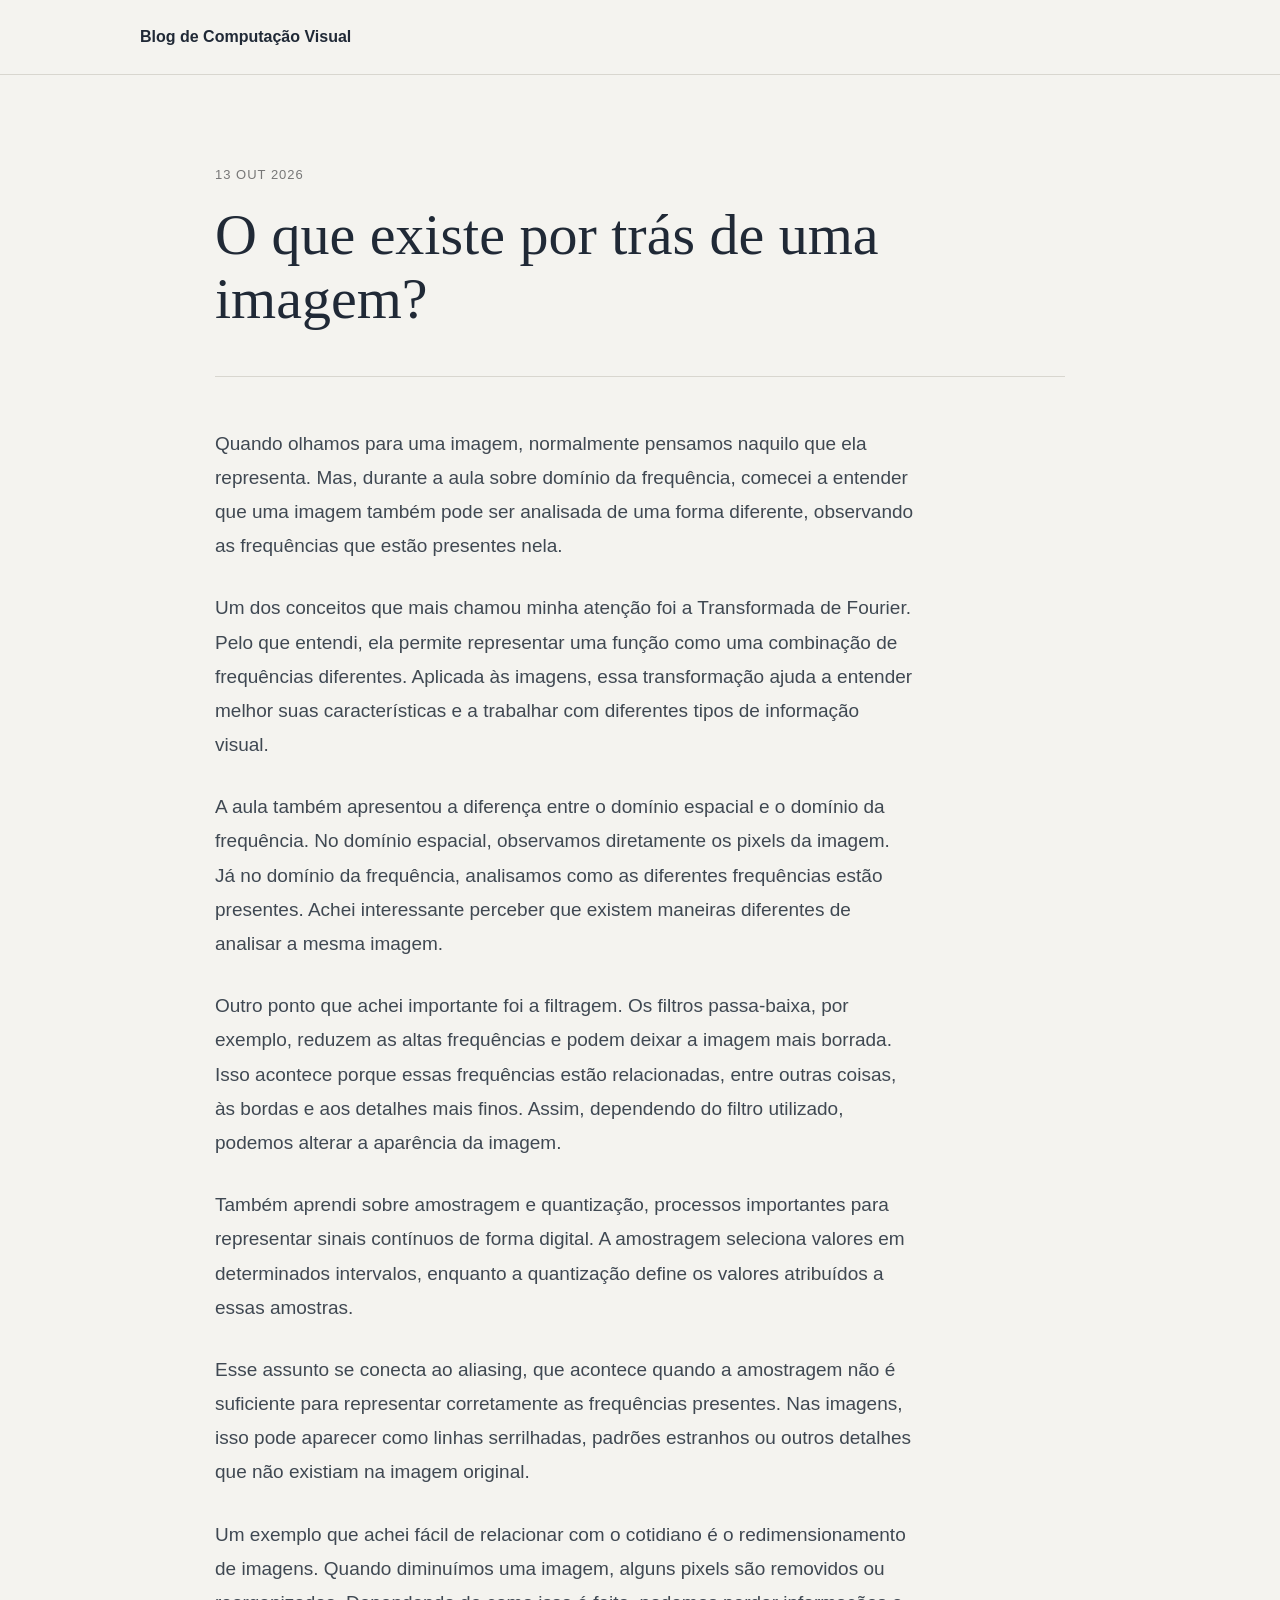
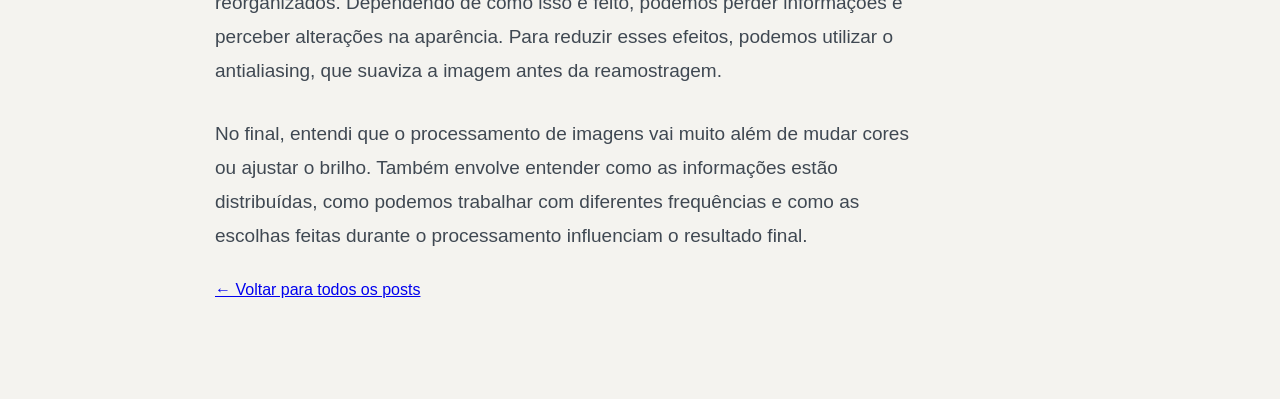
<file: post7.html>
<!DOCTYPE html>
<html lang="pt-BR">

<head>
    <meta charset="UTF-8">
    <meta name="viewport" content="width=device-width, initial-scale=1.0">

    <title>O que existe por trás de uma imagem? - Computação Visual</title>

    <link rel="stylesheet" href="style.css">
</head>

<body>

    <header>
        <div class="container">
            <a href="index.html" class="logo">Blog de Computação Visual</a>
        </div>
    </header>

    <main class="container post-page">

        <article>

            <div class="post-header">

                <span class="post-date">13 OUT 2026</span>

                <h1>O que existe por trás de uma imagem?</h1>

            </div>

            <div class="post-text">

                <p>
                    Quando olhamos para uma imagem, normalmente pensamos
                    naquilo que ela representa. Mas, durante a aula sobre
                    domínio da frequência, comecei a entender que uma imagem
                    também pode ser analisada de uma forma diferente, observando
                    as frequências que estão presentes nela.
                </p>

                <p>
                    Um dos conceitos que mais chamou minha atenção foi a
                    Transformada de Fourier. Pelo que entendi, ela permite
                    representar uma função como uma combinação de frequências
                    diferentes. Aplicada às imagens, essa transformação ajuda
                    a entender melhor suas características e a trabalhar com
                    diferentes tipos de informação visual.
                </p>

                <p>
                    A aula também apresentou a diferença entre o domínio
                    espacial e o domínio da frequência. No domínio espacial,
                    observamos diretamente os pixels da imagem. Já no domínio
                    da frequência, analisamos como as diferentes frequências
                    estão presentes. Achei interessante perceber que existem
                    maneiras diferentes de analisar a mesma imagem.
                </p>

                <p>
                    Outro ponto que achei importante foi a filtragem.
                    Os filtros passa-baixa, por exemplo, reduzem as altas
                    frequências e podem deixar a imagem mais borrada.
                    Isso acontece porque essas frequências estão relacionadas,
                    entre outras coisas, às bordas e aos detalhes mais finos.
                    Assim, dependendo do filtro utilizado, podemos alterar
                    a aparência da imagem.
                </p>

                <p>
                    Também aprendi sobre amostragem e quantização, processos
                    importantes para representar sinais contínuos de forma
                    digital. A amostragem seleciona valores em determinados
                    intervalos, enquanto a quantização define os valores
                    atribuídos a essas amostras.
                </p>

                <p>
                    Esse assunto se conecta ao aliasing, que acontece quando
                    a amostragem não é suficiente para representar corretamente
                    as frequências presentes. Nas imagens, isso pode aparecer
                    como linhas serrilhadas, padrões estranhos ou outros
                    detalhes que não existiam na imagem original.
                </p>

                <p>
                    Um exemplo que achei fácil de relacionar com o cotidiano
                    é o redimensionamento de imagens. Quando diminuímos uma
                    imagem, alguns pixels são removidos ou reorganizados.
                    Dependendo de como isso é feito, podemos perder informações
                    e perceber alterações na aparência. Para reduzir esses
                    efeitos, podemos utilizar o antialiasing, que suaviza
                    a imagem antes da reamostragem.
                </p>

                <p>
                    No final, entendi que o processamento de imagens vai muito
                    além de mudar cores ou ajustar o brilho. Também envolve
                    entender como as informações estão distribuídas, como
                    podemos trabalhar com diferentes frequências e como as
                    escolhas feitas durante o processamento influenciam
                    o resultado final.
                </p>

            </div>

            <p class="back-link">
                <a href="index.html">← Voltar para todos os posts</a>
            </p>

        </article>

    </main>

</body>

</html>
</file>
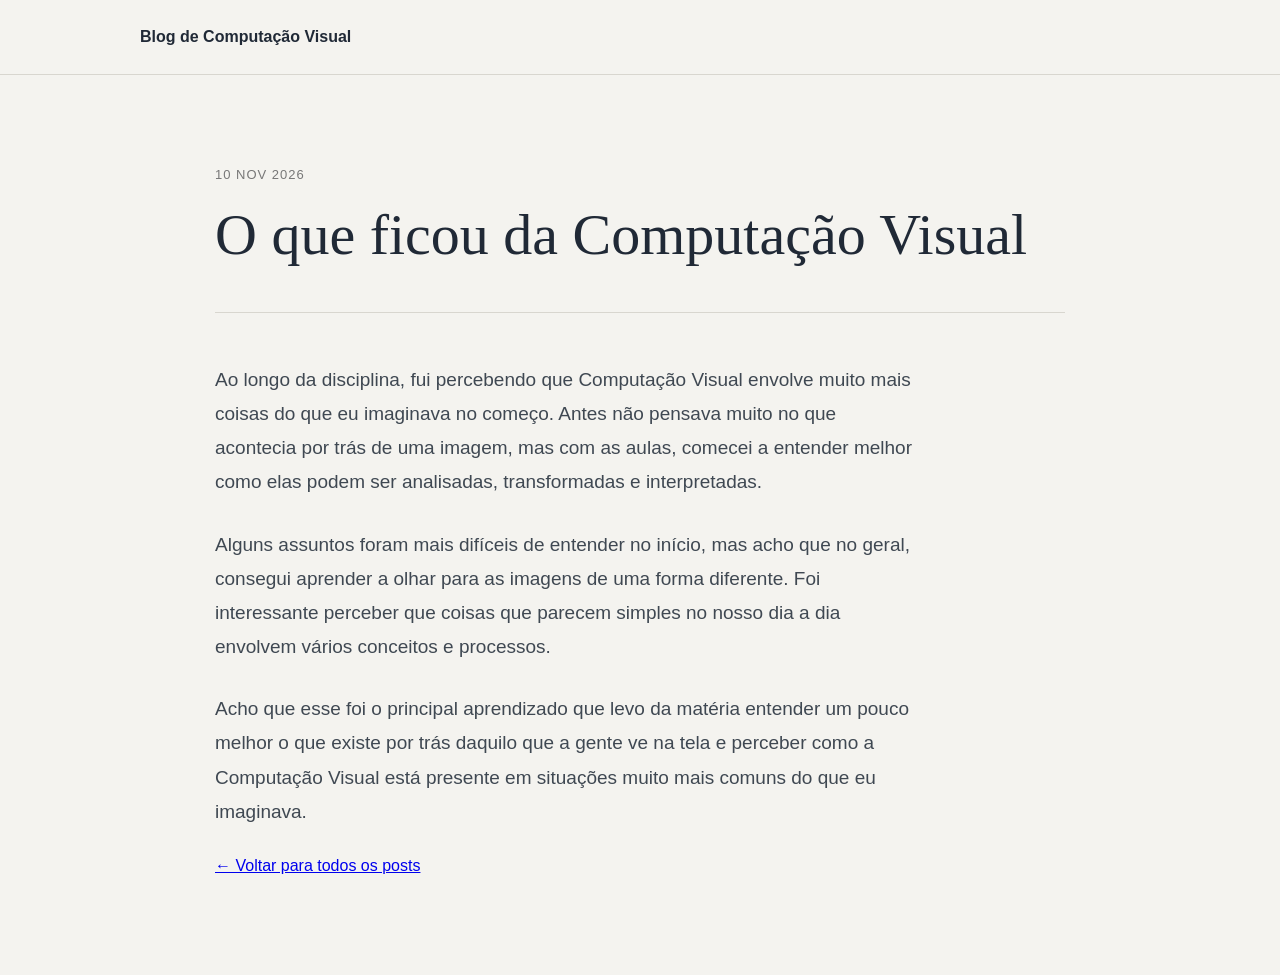
<file: post8.html>
<!DOCTYPE html>
<html lang="pt-BR">

<head>
    <meta charset="UTF-8">
    <meta name="viewport" content="width=device-width, initial-scale=1.0">

    <title>O que ficou da Computação Visual - Computação Visual</title>

    <link rel="stylesheet" href="style.css">
</head>

<body>

    <header>
        <div class="container">
            <a href="index.html" class="logo">Blog de Computação Visual</a>
        </div>
    </header>

    <main class="container post-page">

        <article>

            <div class="post-header">

                <span class="post-date">10 NOV 2026</span>

                <h1>O que ficou da Computação Visual</h1>

            </div>

            <div class="post-text">

                <p>
                    Ao longo da disciplina, fui percebendo que Computação Visual
                    envolve muito mais coisas do que eu imaginava no começo.
                    Antes não pensava muito no que acontecia por trás de uma
                    imagem, mas com as aulas, comecei a entender melhor como
                    elas podem ser analisadas, transformadas e interpretadas.
                </p>

                <p>
                    Alguns assuntos foram mais difíceis de entender no início,
                    mas acho que no geral, consegui aprender a olhar para as
                    imagens de uma forma diferente. Foi interessante perceber
                    que coisas que parecem simples no nosso dia a dia envolvem
                    vários conceitos e processos.
                </p>

                <p>
                    Acho que esse foi o principal aprendizado que levo da
                    matéria  entender um pouco melhor o que existe por trás
                    daquilo que a gente ve na tela e perceber como a Computação
                    Visual está presente em situações muito mais comuns do que
                    eu imaginava.
                </p>

            </div>

            <p class="back-link">
                <a href="index.html">← Voltar para todos os posts</a>
            </p>

        </article>

    </main>

</body>

</html>
</file>
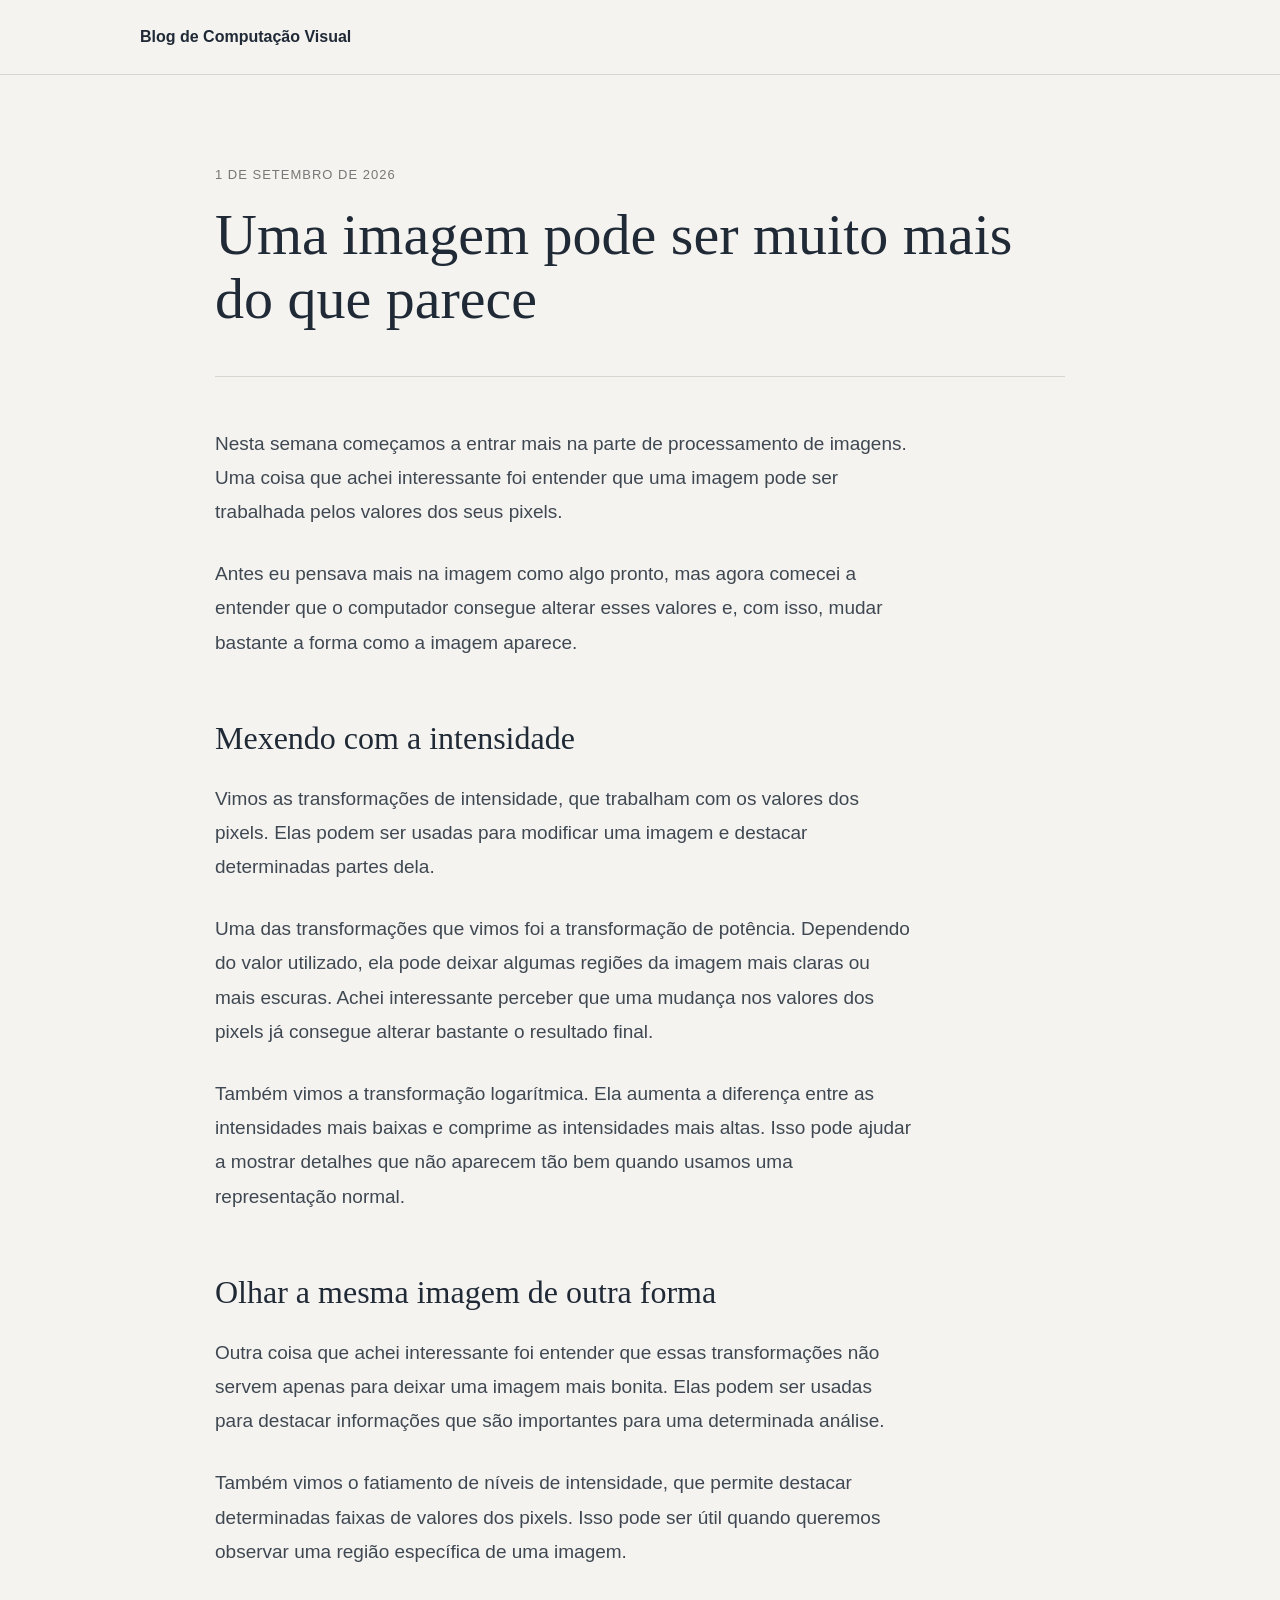
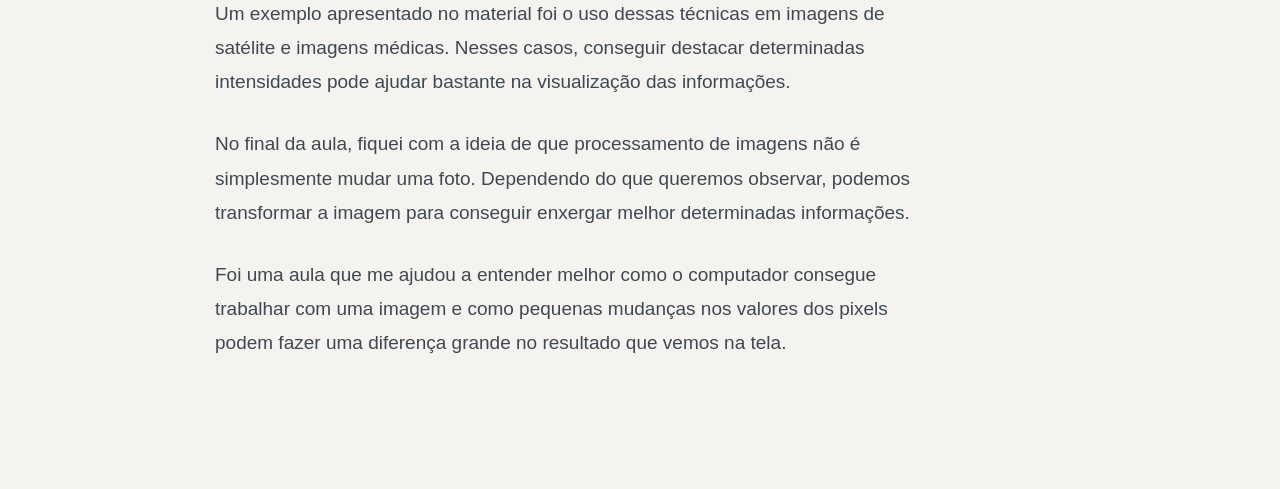
<file: pots4.html>
<!DOCTYPE html>
<html lang="pt-BR">

<head>
    <meta charset="UTF-8">
    <meta name="viewport" content="width=device-width, initial-scale=1.0">

    <title>Uma imagem pode ser muito mais do que parece - Computação Visual</title>

    <link rel="stylesheet" href="style.css">
</head>

<body>

    <header>
        <div class="container">
            <a href="index.html" class="logo">
                Blog de Computação Visual
            </a>
        </div>
    </header>


    <main class="container post-page">

        <article>

            <div class="post-header">

                <span class="post-date">
                    1 de setembro de 2026
                </span>

                <h1>
                    Uma imagem pode ser muito mais do que parece
                </h1>

            </div>


            <div class="post-text">

                <p>
                    Nesta semana começamos a entrar mais na parte de processamento de imagens. Uma coisa que achei interessante foi entender que uma imagem pode ser trabalhada pelos valores dos seus pixels.
                </p>

                <p>
                    Antes eu pensava mais na imagem como algo pronto, mas agora comecei a entender que o computador consegue alterar esses valores e, com isso, mudar bastante a forma como a imagem aparece.
                </p>


                <h2>
                    Mexendo com a intensidade
                </h2>

                <p>
                    Vimos as transformações de intensidade, que trabalham com os valores dos pixels. Elas podem ser usadas para modificar uma imagem e destacar determinadas partes dela.
                </p>

                <p>
                    Uma das transformações que vimos foi a transformação de potência. Dependendo do valor utilizado, ela pode deixar algumas regiões da imagem mais claras ou mais escuras. Achei interessante perceber que uma mudança nos valores dos pixels já consegue alterar bastante o resultado final.
                </p>

                <p>
                    Também vimos a transformação logarítmica. Ela aumenta a diferença entre as intensidades mais baixas e comprime as intensidades mais altas. Isso pode ajudar a mostrar detalhes que não aparecem tão bem quando usamos uma representação normal.
                </p>


                <h2>
                    Olhar a mesma imagem de outra forma
                </h2>

                <p>
                    Outra coisa que achei interessante foi entender que essas transformações não servem apenas para deixar uma imagem mais bonita. Elas podem ser usadas para destacar informações que são importantes para uma determinada análise.
                </p>

                <p>
                    Também vimos o fatiamento de níveis de intensidade, que permite destacar determinadas faixas de valores dos pixels. Isso pode ser útil quando queremos observar uma região específica de uma imagem.
                </p>

                <p>
                    Um exemplo apresentado no material foi o uso dessas técnicas em imagens de satélite e imagens médicas. Nesses casos, conseguir destacar determinadas intensidades pode ajudar bastante na visualização das informações.
                </p>

                <p>
                    No final da aula, fiquei com a ideia de que processamento de imagens não é simplesmente mudar uma foto. Dependendo do que queremos observar, podemos transformar a imagem para conseguir enxergar melhor determinadas informações.
                </p>

                <p>
                    Foi uma aula que me ajudou a entender melhor como o computador consegue trabalhar com uma imagem e como pequenas mudanças nos valores dos pixels podem fazer uma diferença grande no resultado que vemos na tela.
                </p>

            </div>

        </article>

    </main>

</body>

</html>
</file>
<file: style.css>
/* RESET E CONFIGURAÇÕES GERAIS */

* {
    margin: 0;
    padding: 0;
    box-sizing: border-box;
}

body {
    background-color: #f4f3ef;
    color: #202936;
    font-family: Arial, Helvetica, sans-serif;
}

.container {
    width: min(100% - 80px, 1000px);
    margin: 0 auto;
}


/* HEADER */

header {
    border-bottom: 1px solid #d8d6cf;
    padding: 28px 0;
}

header h2 {
    font-size: 20px;
    font-weight: 600;
    margin-bottom: 5px;
}

header p {
    font-size: 14px;
    color: #66707c;
}


/* PÁGINA INICIAL */

.presentation {
    padding: 100px 0 120px;
    max-width: 720px;
}

.semester {
    display: block;
    font-size: 13px;
    text-transform: uppercase;
    letter-spacing: 1.5px;
    color: #66707c;
    margin-bottom: 28px;
}

.presentation h1 {
    font-family: Georgia, serif;
    font-size: 68px;
    font-weight: normal;
    line-height: 1.05;
    margin-bottom: 28px;
}

.presentation p {
    max-width: 650px;
    font-size: 20px;
    line-height: 1.6;
    color: #58616d;
}


/* POSTS */

.posts {
    padding-bottom: 100px;
}

.section-title {
    font-size: 13px;
    text-transform: uppercase;
    letter-spacing: 1.5px;
    color: #66707c;
    padding-bottom: 18px;
    border-bottom: 1px solid #d8d6cf;
}

.post {
    display: grid;
    grid-template-columns: 90px 1fr 40px;
    gap: 30px;
    align-items: start;

    padding: 35px 0;
    border-bottom: 1px solid #d8d6cf;

    text-decoration: none;
    color: inherit;

    transition: opacity 0.2s ease;
}

.post:hover {
    opacity: 0.65;
}

.post-number {
    font-size: 14px;
    color: #66707c;
    padding-top: 4px;
}

.post-content span {
    display: block;
    font-size: 12px;
    letter-spacing: 1px;
    color: #7a828c;
    margin-bottom: 14px;
}

.post-content h2 {
    font-family: Georgia, serif;
    font-size: 34px;
    font-weight: normal;
    line-height: 1.2;
    margin-bottom: 15px;
}

.post-content p {
    font-size: 16px;
    line-height: 1.6;
    color: #66707c;
    max-width: 600px;
}

.arrow {
    font-size: 25px;
    text-align: right;
    padding-top: 25px;
}


/* PÁGINA DO POST */

.post-page {
    max-width: 850px;
    padding-top: 90px;
    padding-bottom: 100px;
}

.post-header {
    border-bottom: 1px solid #d8d6cf;
    padding-bottom: 45px;
    margin-bottom: 50px;
}

.post-date {
    font-size: 13px;
    text-transform: uppercase;
    letter-spacing: 1px;
    color: #777;
}

.post-header h1 {
    font-family: Georgia, serif;
    font-size: 58px;
    font-weight: normal;
    line-height: 1.1;
    margin: 20px 0 0;
}

.post-text {
    max-width: 700px;
}

.post-text p {
    font-size: 19px;
    line-height: 1.8;
    color: #3f4852;
    margin-bottom: 28px;
}

.post-text h2 {
    font-family: Georgia, serif;
    font-size: 32px;
    font-weight: normal;
    margin-top: 60px;
    margin-bottom: 25px;
}

.logo {
    color: #202936;
    text-decoration: none;
    font-weight: bold;
}


/* RESPONSIVIDADE */

@media (max-width: 700px) {

    .container {
        width: min(100% - 40px, 1000px);
    }

    .presentation {
        padding: 70px 0 80px;
    }

    .presentation h1 {
        font-size: 48px;
    }

    .post {
        grid-template-columns: 50px 1fr;
        gap: 20px;
    }

    .arrow {
        display: none;
    }

    .post-content h2 {
        font-size: 27px;
    }

    .post-page {
        padding-top: 60px;
    }

    .post-header h1 {
        font-size: 42px;
    }

    .post-text p {
        font-size: 17px;
    }

}
</file>
